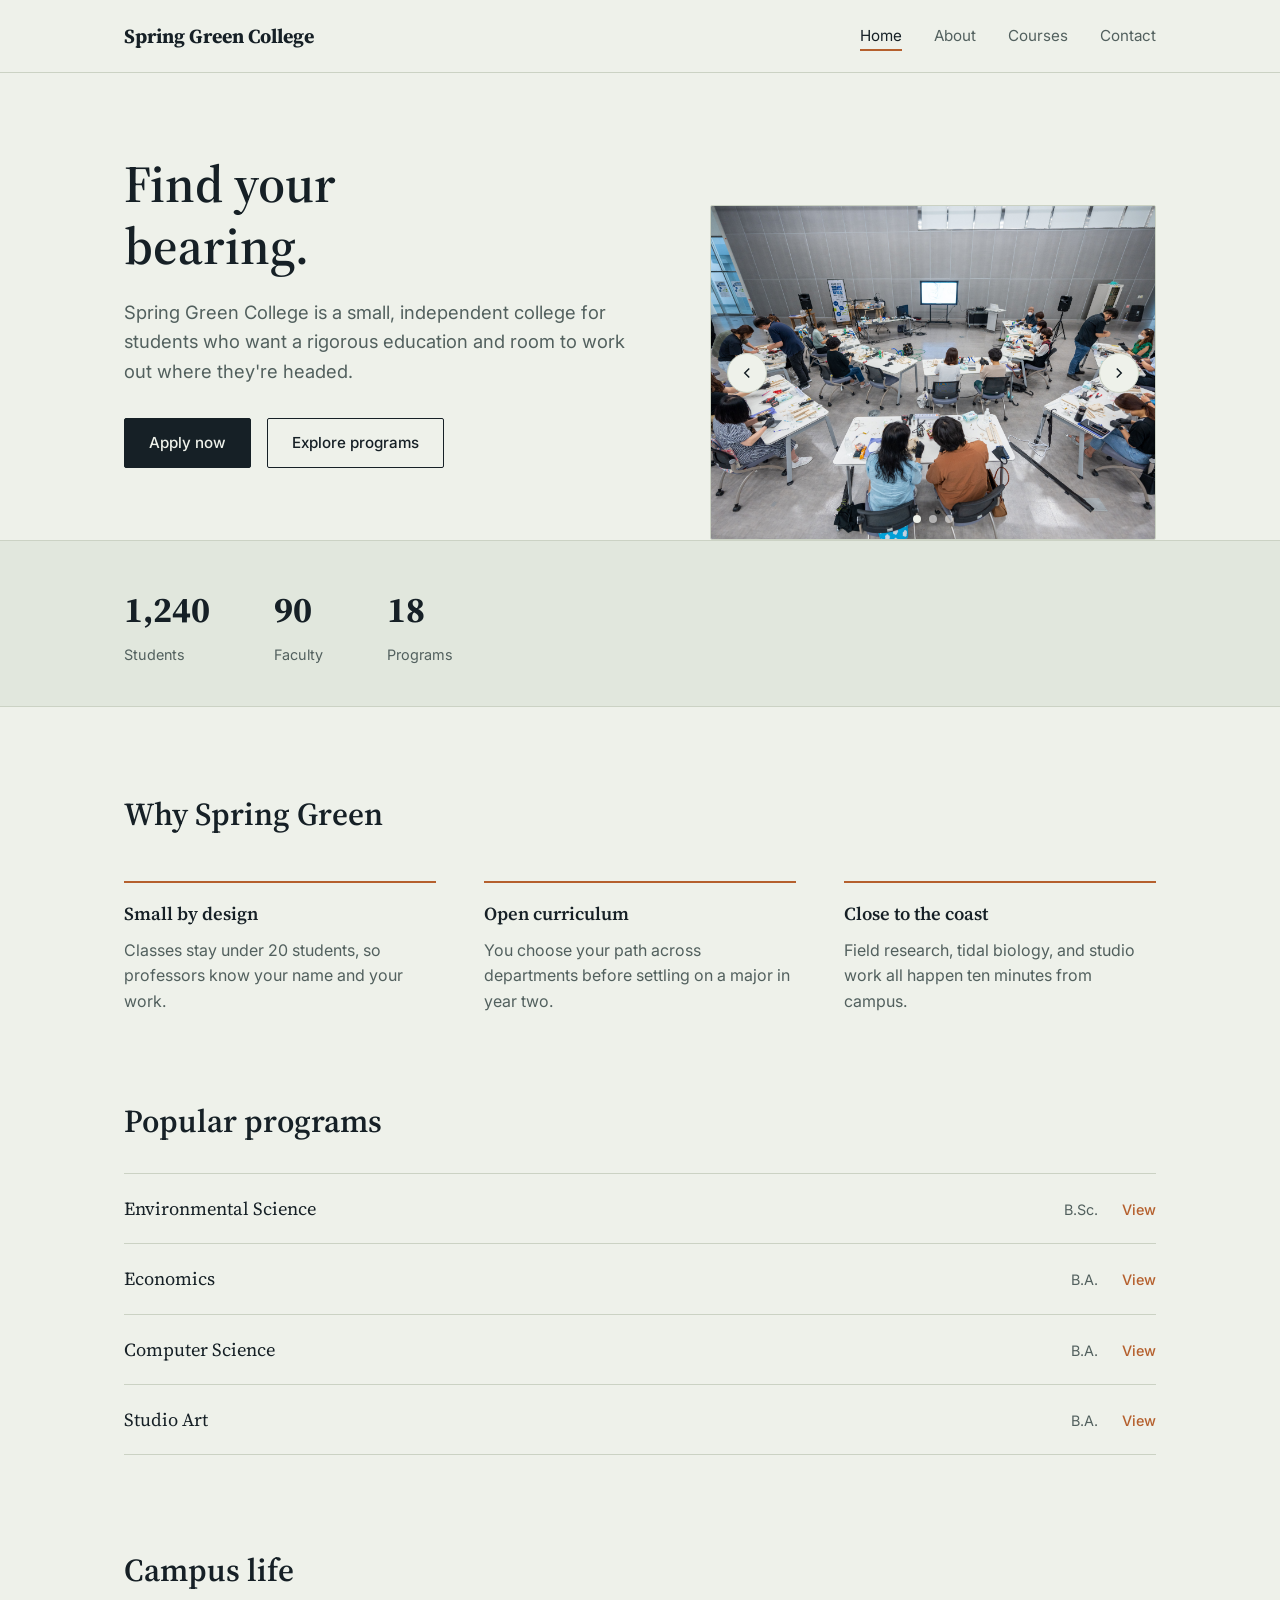
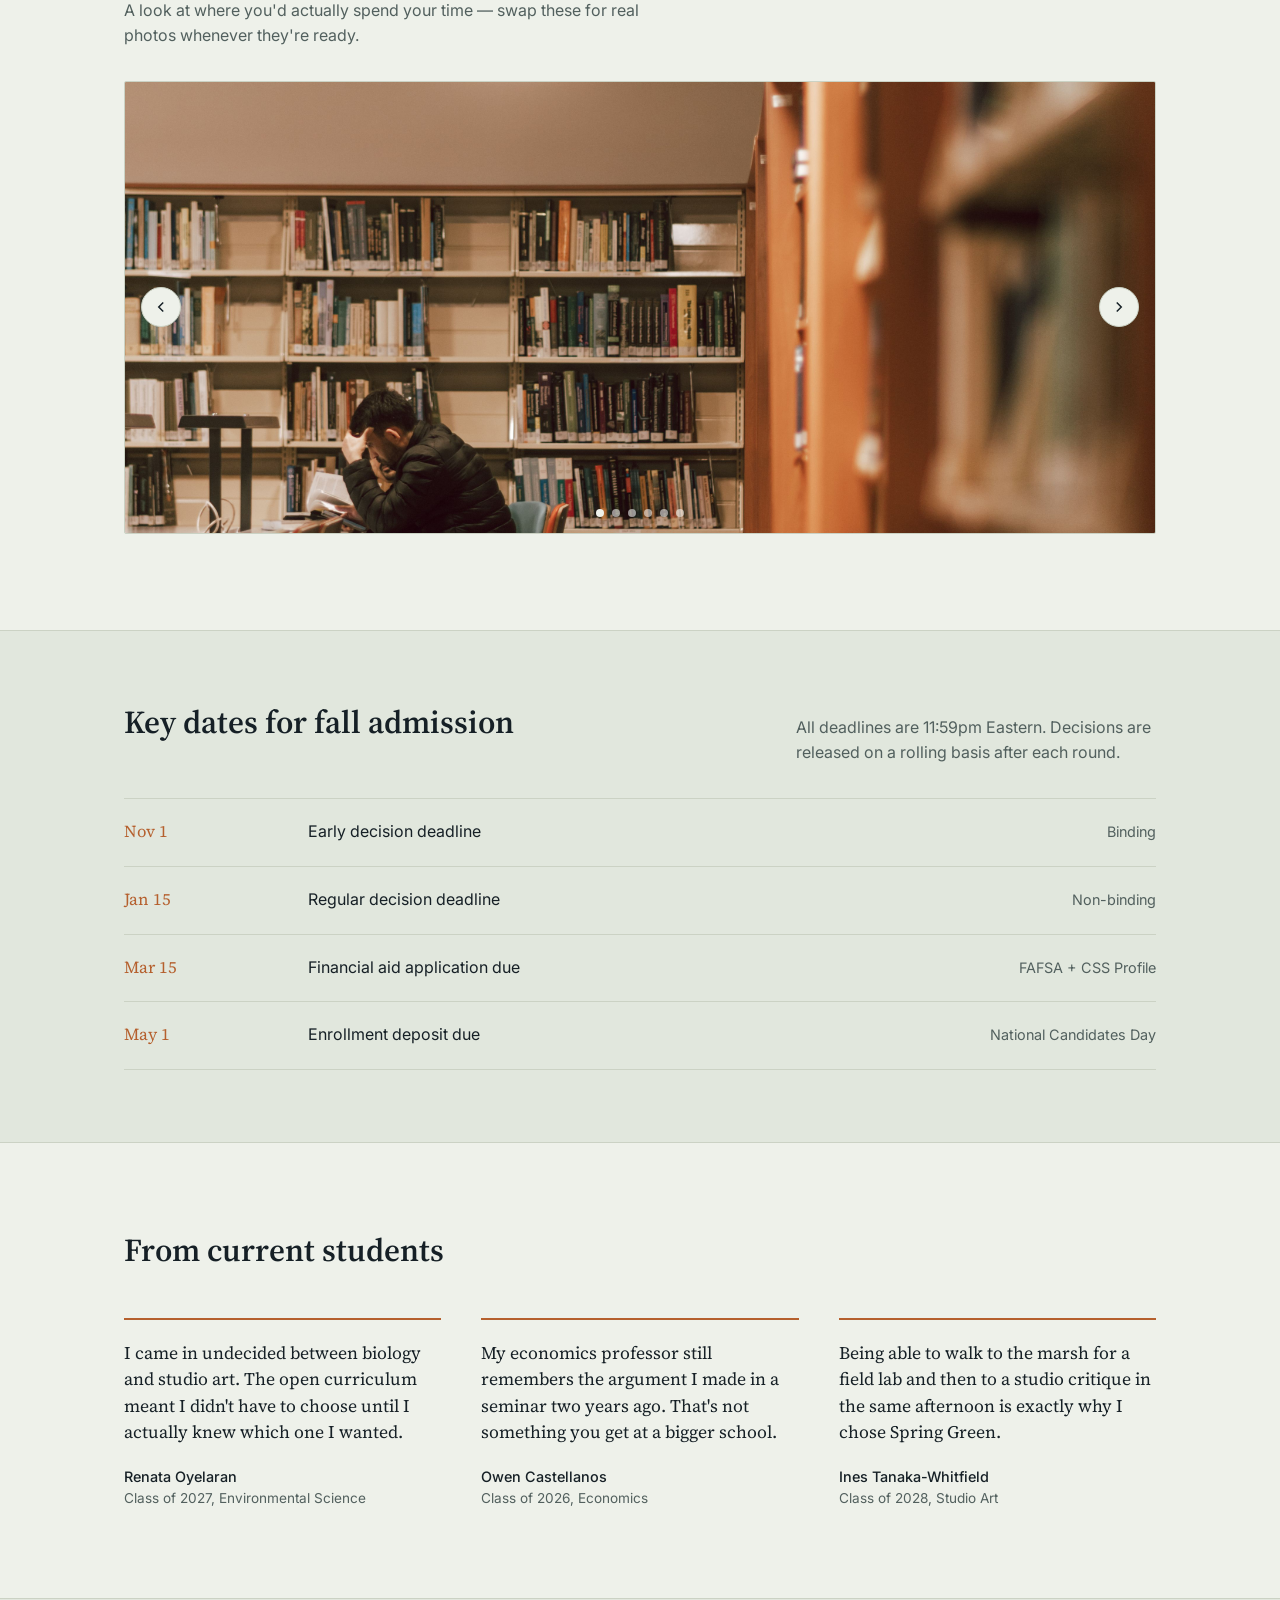
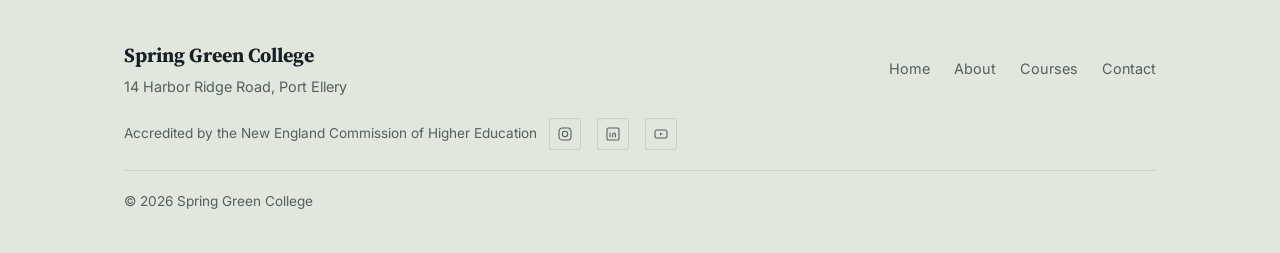
<file: College Website/index.html>
<!DOCTYPE html>
<html lang="en">
<head>
  <meta charset="UTF-8">
  <meta name="viewport" content="width=device-width, initial-scale=1.0">
  <title>Spring Green College</title>
  <meta name="description" content="Spring Green College is a small, independent college in Port Ellery offering 18 undergraduate programs across the sciences, humanities, and arts.">

  <meta property="og:title" content="Spring Green College">
  <meta property="og:description" content="A small, independent college in Port Ellery offering 18 undergraduate programs across the sciences, humanities, and arts.">
  <meta property="og:type" content="website">

  <link rel="icon" href="data:image/svg+xml,%3Csvg xmlns='http://www.w3.org/2000/svg' viewBox='0 0 100 100'%3E%3Ctext y='.9em' font-size='90'%3E%F0%9F%8E%93%3C/text%3E%3C/svg%3E">

  <link rel="preconnect" href="https://fonts.googleapis.com">
  <link href="https://fonts.googleapis.com/css2?family=Source+Serif+4:wght@400;600;700&family=Inter:wght@400;500;600&display=swap" rel="stylesheet">

  <link rel="stylesheet" href="stylesheet.css">

  <script type="application/ld+json">
  {
    "@context": "https://schema.org",
    "@type": "CollegeOrUniversity",
    "name": "Spring Green College",
    "foundingDate": "1961",
    "address": {
      "@type": "PostalAddress",
      "streetAddress": "14 Harbor Ridge Road",
      "addressLocality": "Port Ellery"
    },
    "email": "admissions@springgreen.edu",
    "telephone": "+15551234567"
  }
  </script>
</head>
<body>

  <a class="skip-link" href="#main-content">Skip to main content</a>

  <header class="site-header">
    <div class="container header-inner">
      <a href="index.html" class="logo">Spring Green College</a>

      <nav class="main-nav" id="main-nav" aria-label="Primary">
        <ul>
          <li><a href="index.html" class="active">Home</a></li>
          <li><a href="about.html">About</a></li>
          <li><a href="courses.html">Courses</a></li>
          <li><a href="contact.html">Contact</a></li>
        </ul>
      </nav>

      <button class="nav-toggle" id="nav-toggle" aria-label="Open menu" aria-expanded="false" aria-controls="main-nav">
        <span></span><span></span><span></span>
      </button>
    </div>
  </header>

  <main id="main-content">

    <section class="intro">
      <div class="container intro-grid">
        <div class="intro-text">
          <h1>Find your bearing.</h1>
          <p class="intro-sub">
            Spring Green College is a small, independent college for students who want
            a rigorous education and room to work out where they're headed.
          </p>
          <div class="intro-actions">
            <a href="contact.html" class="btn btn-primary">Apply now</a>
            <a href="courses.html" class="btn btn-secondary">Explore programs</a>
          </div>
        </div>
        <div class="intro-visual">
          <div class="carousel carousel--compact" data-autoplay="5000" role="region" aria-roledescription="carousel" aria-label="Campus photos">
            <div class="carousel-track">
              <div class="carousel-slide">
                <img src="Culture centre.jpg" alt="Students walking into the college's culture center" class="carousel-img" loading="lazy">
              </div>
              <div class="carousel-slide">
                <img src="Campus green grounds.jpg" alt="Students walking across the green grounds of Spring Green College" class="carousel-img" loading="lazy">
              </div>
              <div class="carousel-slide">
                <img src="Auditorium.jpg" alt="Students attending a lecture in the college auditorium" class="carousel-img" loading="lazy">
              </div>
            </div>
            <button type="button" class="carousel-prev" aria-label="Previous slide">
              <svg viewBox="0 0 24 24" fill="none" stroke="currentColor" stroke-width="2"><path d="M15 18l-6-6 6-6"/></svg>
            </button>
            <button type="button" class="carousel-next" aria-label="Next slide">
              <svg viewBox="0 0 24 24" fill="none" stroke="currentColor" stroke-width="2"><path d="M9 18l6-6-6-6"/></svg>
            </button>
            <div class="carousel-dots"></div>
          </div>
        </div>
      </div>
    </section>


    <section class="stats">
      <div class="container stats-row">
        <div class="stat">
          <span class="stat-number">1,240</span>
          <span class="stat-label">Students</span>
        </div>
        <div class="stat">
          <span class="stat-number">90</span>
          <span class="stat-label">Faculty</span>
        </div>
        <div class="stat">
          <span class="stat-number">18</span>
          <span class="stat-label">Programs</span>
        </div>
      </div>
    </section>

    <section class="highlights">
      <div class="container">
        <h2>Why Spring Green</h2>
        <div class="highlights-columns">
          <div class="highlights-item">
            <h3>Small by design</h3>
            <p>Classes stay under 20 students, so professors know your name and your work.</p>
          </div>
          <div class="highlights-item">
            <h3>Open curriculum</h3>
            <p>You choose your path across departments before settling on a major in year two.</p>
          </div>
          <div class="highlights-item">
            <h3>Close to the coast</h3>
            <p>Field research, tidal biology, and studio work all happen ten minutes from campus.</p>
          </div>
        </div>
      </div>
    </section>

    <section class="programs-preview">
      <div class="container">
        <h2>Popular programs</h2>
        <ul class="program-list">
          <li class="program-row">
            <span class="program-name">Environmental Science</span>
            <span class="program-degree">B.Sc.</span>
            <a href="courses.html" class="program-link">View</a>
          </li>
          <li class="program-row">
            <span class="program-name">Economics</span>
            <span class="program-degree">B.A.</span>
            <a href="courses.html" class="program-link">View</a>
          </li>
          <li class="program-row">
            <span class="program-name">Computer Science</span>
            <span class="program-degree">B.A.</span>
            <a href="courses.html" class="program-link">View</a>
          </li>
          <li class="program-row">
            <span class="program-name">Studio Art</span>
            <span class="program-degree">B.A.</span>
            <a href="courses.html" class="program-link">View</a>
          </li>
        </ul>
      </div>
    </section>

    <section class="campus-life">
      <div class="container">
        <h2>Campus life</h2>
        <p class="campus-life-sub">A look at where you'd actually spend your time — swap these for real photos whenever they're ready.</p>
        <div class="carousel carousel--wide" data-autoplay="4500" role="region" aria-roledescription="carousel" aria-label="Campus life photos">
          <div class="carousel-track">
            <div class="carousel-slide">
              <img src="Students in library.jpg" alt="Students reading in the library's main reading room" class="carousel-img" loading="lazy">
            </div>
            <div class="carousel-slide">
              <img src="Dorm.jpg" alt="Students and families moving into the dorms on move-in day" class="carousel-img" loading="lazy">
            </div>
            <div class="carousel-slide">
              <img src="Campus studio building.jpg" alt="A group critique session in the Ellery Studio Building" class="carousel-img" loading="lazy">
            </div>
            <div class="carousel-slide">
              <img src="Feildwork.jpg" alt="Students doing fieldwork at the Marsh Field Station" class="carousel-img" loading="lazy">
            </div>
            <div class="carousel-slide">
              <img src="Cafeteria.jpg" alt="Students having dinner at the student union" class="carousel-img" loading="lazy">
            </div>
            <div class="carousel-slide">
              <img src="Graduation.jpg" alt="Graduation ceremony on the Harbor Ridge lawn" class="carousel-img" loading="lazy">
            </div>
          </div>
          <button type="button" class="carousel-prev" aria-label="Previous slide">
            <svg viewBox="0 0 24 24" fill="none" stroke="currentColor" stroke-width="2"><path d="M15 18l-6-6 6-6"/></svg>
          </button>
          <button type="button" class="carousel-next" aria-label="Next slide">
            <svg viewBox="0 0 24 24" fill="none" stroke="currentColor" stroke-width="2"><path d="M9 18l6-6-6-6"/></svg>
          </button>
          <div class="carousel-dots"></div>
        </div>
      </div>
    </section>

    <section class="key-dates">
      <div class="container">
        <div class="key-dates-header">
          <h2>Key dates for fall admission</h2>
          <p>All deadlines are 11:59pm Eastern. Decisions are released on a rolling basis after each round.</p>
        </div>
        <div class="date-list">
          <div class="date-row">
            <span class="date-value">Nov 1</span>
            <span class="date-name">Early decision deadline</span>
            <span class="date-note">Binding</span>
          </div>
          <div class="date-row">
            <span class="date-value">Jan 15</span>
            <span class="date-name">Regular decision deadline</span>
            <span class="date-note">Non-binding</span>
          </div>
          <div class="date-row">
            <span class="date-value">Mar 15</span>
            <span class="date-name">Financial aid application due</span>
            <span class="date-note">FAFSA + CSS Profile</span>
          </div>
          <div class="date-row">
            <span class="date-value">May 1</span>
            <span class="date-name">Enrollment deposit due</span>
            <span class="date-note">National Candidates Day</span>
          </div>
        </div>
      </div>
    </section>

    <section class="testimonials">
      <div class="container">
        <h2>From current students</h2>
        <div class="testimonial-grid">
          <div class="testimonial-card">
            <p class="testimonial-quote">I came in undecided between biology and studio art. The open curriculum meant I didn't have to choose until I actually knew which one I wanted.</p>
            <p class="testimonial-name">Renata Oyelaran</p>
            <p class="testimonial-role">Class of 2027, Environmental Science</p>
          </div>
          <div class="testimonial-card">
            <p class="testimonial-quote">My economics professor still remembers the argument I made in a seminar two years ago. That's not something you get at a bigger school.</p>
            <p class="testimonial-name">Owen Castellanos</p>
            <p class="testimonial-role">Class of 2026, Economics</p>
          </div>
          <div class="testimonial-card">
            <p class="testimonial-quote">Being able to walk to the marsh for a field lab and then to a studio critique in the same afternoon is exactly why I chose Spring Green.</p>
            <p class="testimonial-name">Ines Tanaka-Whitfield</p>
            <p class="testimonial-role">Class of 2028, Studio Art</p>
          </div>
        </div>
      </div>
    </section>

  </main>

  <footer class="site-footer">
    <div class="container footer-inner">
      <div>
        <p class="logo">Spring Green College</p>
        <p class="footer-address">14 Harbor Ridge Road, Port Ellery</p>
      </div>
      <nav class="footer-nav" aria-label="Footer">
        <a href="index.html">Home</a>
        <a href="about.html">About</a>
        <a href="courses.html">Courses</a>
        <a href="contact.html">Contact</a>
      </nav>
      <div class="footer-meta">
        <p class="footer-accreditation">Accredited by the New England Commission of Higher Education</p>
        <div class="footer-social">
          <a href="#" aria-label="Spring Green College on Instagram">
            <svg viewBox="0 0 24 24" fill="none" stroke="currentColor" stroke-width="1.6"><rect x="3" y="3" width="18" height="18" rx="5"/><circle cx="12" cy="12" r="4"/><circle cx="17.2" cy="6.8" r="0.6" fill="currentColor" stroke="none"/></svg>
          </a>
          <a href="#" aria-label="Spring Green College on LinkedIn">
            <svg viewBox="0 0 24 24" fill="none" stroke="currentColor" stroke-width="1.6"><rect x="3" y="3" width="18" height="18" rx="2"/><line x1="7.5" y1="10" x2="7.5" y2="17"/><circle cx="7.5" cy="6.8" r="0.6" fill="currentColor" stroke="none"/><path d="M11.5 17v-4.2c0-1.4 1-2.3 2.2-2.3s2 .9 2 2.3V17"/></svg>
          </a>
          <a href="#" aria-label="Spring Green College on YouTube">
            <svg viewBox="0 0 24 24" fill="none" stroke="currentColor" stroke-width="1.6"><rect x="3" y="6" width="18" height="12" rx="3"/><path d="M10.5 9.7v4.6l4-2.3z" fill="currentColor" stroke="none"/></svg>
          </a>
        </div>
      </div>
      <p class="footer-copy">&copy; 2026 Spring Green College</p>
    </div>
  </footer>

  <script>
    const navToggle = document.getElementById('nav-toggle');
    const mainNav = document.getElementById('main-nav');
    navToggle.addEventListener('click', () => {
      const isOpen = mainNav.classList.toggle('open');
      navToggle.setAttribute('aria-expanded', isOpen);
    });
  </script>

  <script>
    (function () {
      const prefersReducedMotion = window.matchMedia('(prefers-reduced-motion: reduce)').matches;

      function initCarousel(root) {
        const track = root.querySelector('.carousel-track');
        const slides = Array.from(track.children);
        const prevBtn = root.querySelector('.carousel-prev');
        const nextBtn = root.querySelector('.carousel-next');
        const dotsWrap = root.querySelector('.carousel-dots');
        const autoplayDelay = Number(root.dataset.autoplay) || 0;
        let index = 0;
        let timer = null;

        // Build one dot button per slide.
        const dots = slides.map((_, i) => {
          const dot = document.createElement('button');
          dot.type = 'button';
          dot.className = 'carousel-dot';
          dot.setAttribute('aria-label', 'Go to slide ' + (i + 1) + ' of ' + slides.length);
          dot.addEventListener('click', () => goTo(i));
          dotsWrap.appendChild(dot);
          return dot;
        });

        function render() {
          track.style.transform = 'translateX(-' + (index * 100) + '%)';
          dots.forEach((dot, i) => {
            const isCurrent = i === index;
            dot.setAttribute('aria-current', isCurrent ? 'true' : 'false');
          });
          slides.forEach((slide, i) => {
            slide.setAttribute('aria-hidden', i === index ? 'false' : 'true');
          });
        }

        function goTo(newIndex) {
          index = (newIndex + slides.length) % slides.length;
          render();
        }

        function next() { goTo(index + 1); }
        function prev() { goTo(index - 1); }

        function startAutoplay() {
          if (!autoplayDelay || prefersReducedMotion) return;
          stopAutoplay();
          timer = setInterval(next, autoplayDelay);
        }

        function stopAutoplay() {
          if (timer) clearInterval(timer);
          timer = null;
        }

        nextBtn.addEventListener('click', () => { next(); startAutoplay(); });
        prevBtn.addEventListener('click', () => { prev(); startAutoplay(); });

        // Pause on hover and on keyboard focus so it doesn't move while
        // someone's reading a slide or tabbing through the controls.
        root.addEventListener('mouseenter', stopAutoplay);
        root.addEventListener('mouseleave', startAutoplay);
        root.addEventListener('focusin', stopAutoplay);
        root.addEventListener('focusout', startAutoplay);

        root.addEventListener('keydown', (e) => {
          if (e.key === 'ArrowRight') { next(); startAutoplay(); }
          if (e.key === 'ArrowLeft') { prev(); startAutoplay(); }
        });

        // Basic touch swipe support.
        let touchStartX = null;
        track.addEventListener('touchstart', (e) => {
          touchStartX = e.touches[0].clientX;
          stopAutoplay();
        }, { passive: true });
        track.addEventListener('touchend', (e) => {
          if (touchStartX === null) return;
          const deltaX = e.changedTouches[0].clientX - touchStartX;
          if (deltaX > 40) prev();
          else if (deltaX < -40) next();
          touchStartX = null;
          startAutoplay();
        });

        render();
        startAutoplay();
      }

      document.querySelectorAll('.carousel').forEach(initCarousel);
    })();
  </script>

</body>
</html>
</file>
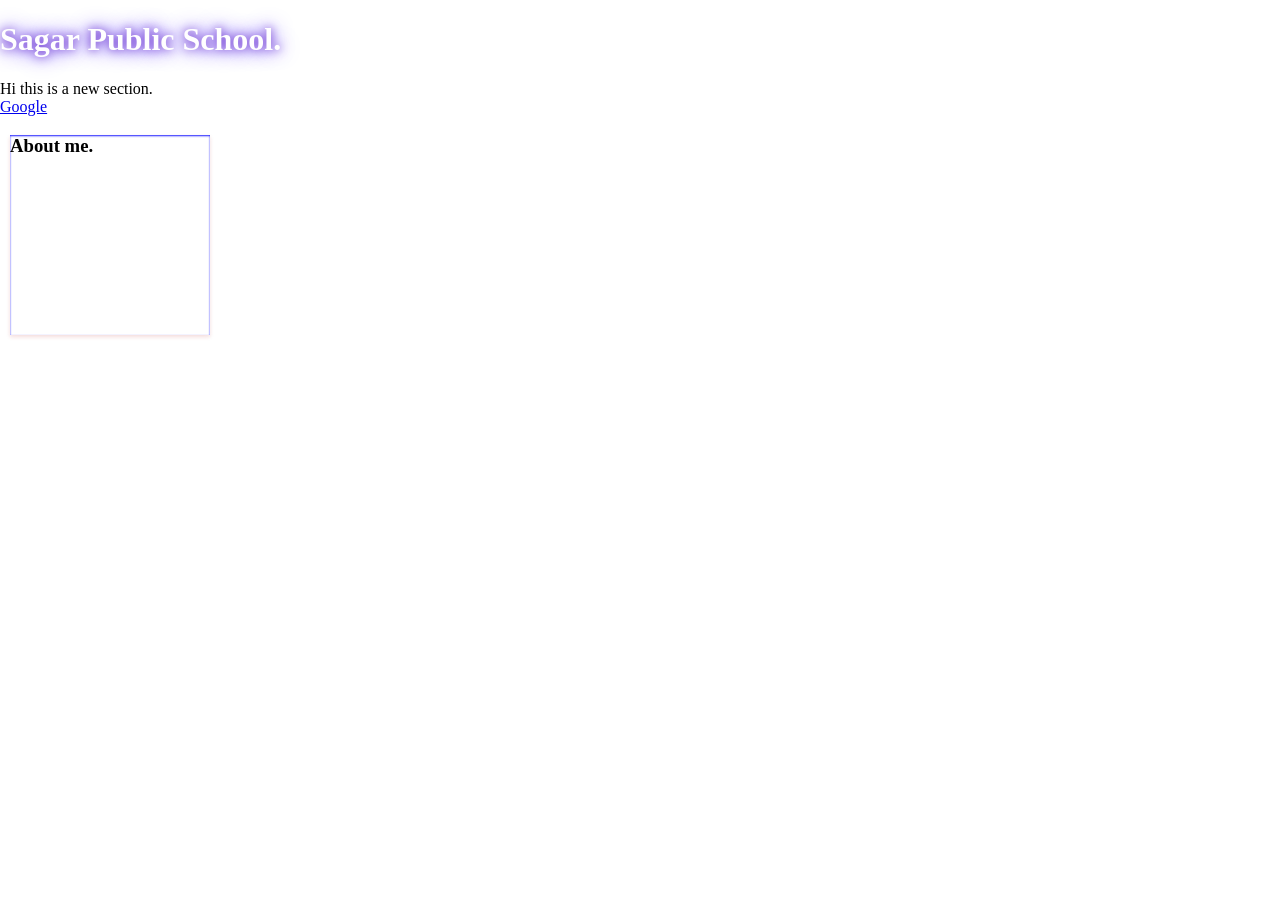
<file: HTML/index.html>
<!DOCTYPE html>
<html lang="en">
<head>
    <meta charset="UTF-8">
    <meta name="viewport" content="width=device-width, initial-scale=1.0">
    <title>Document</title>
    <link rel="stylesheet" href="../CSS/style.css">
</head>
<body>
    <h1>Sagar Public School.</h1>
    <section id="products"> 
        <article class="product">Hi this is a new section.</article>
        <article class="product"></article>
        <article class="product"></article>
    </section>
    <a href="https//google.com">Google</a>
    <div class="card">
        <h3>About me.</h3>
    </div>
</body>

</html>
</file>
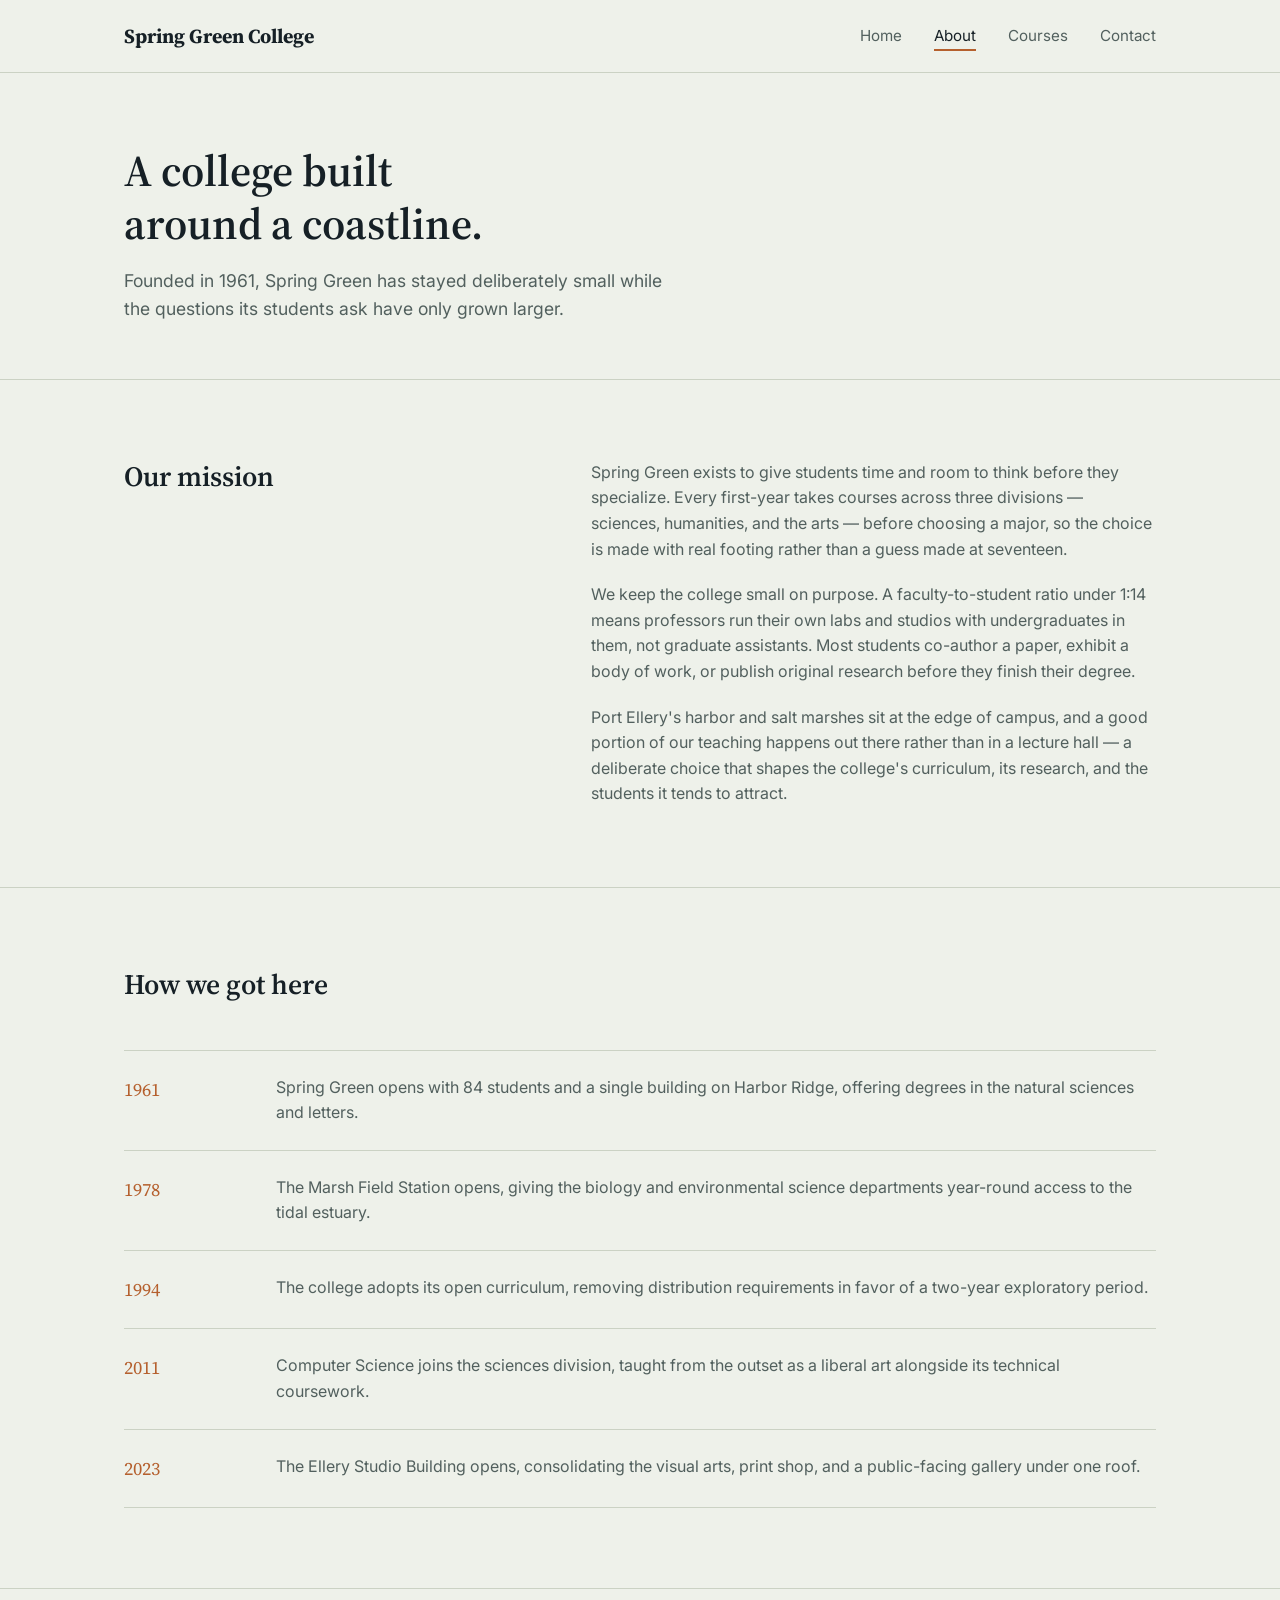
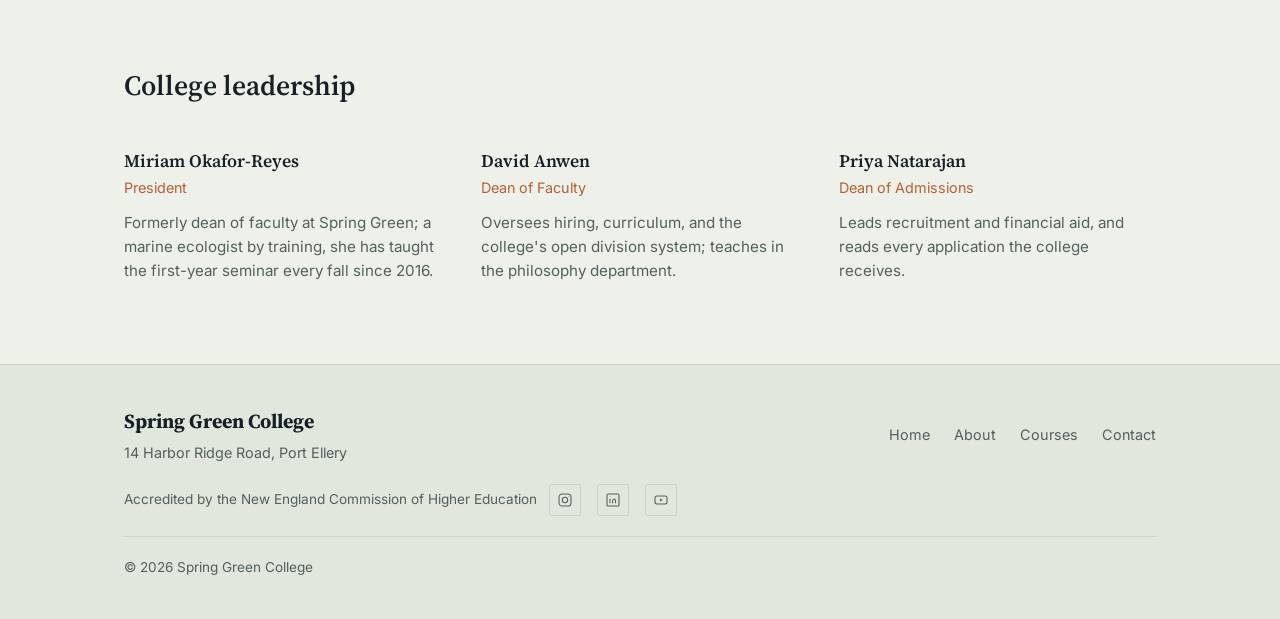
<file: College Website/about.html>
<!DOCTYPE html>
<html lang="en">
<head>
  <meta charset="UTF-8">
  <meta name="viewport" content="width=device-width, initial-scale=1.0">
  <title>About — Spring Green College</title>
  <meta name="description" content="Spring Green College's mission, history, and leadership — a small, independent college in Port Ellery founded in 1961.">

  <meta property="og:title" content="About — Spring Green College">
  <meta property="og:description" content="Our mission, history, and leadership.">
  <meta property="og:type" content="website">

  <link rel="icon" href="data:image/svg+xml,%3Csvg xmlns='http://www.w3.org/2000/svg' viewBox='0 0 100 100'%3E%3Ctext y='.9em' font-size='90'%3E%F0%9F%8E%93%3C/text%3E%3C/svg%3E">

  <link rel="preconnect" href="https://fonts.googleapis.com">
  <link href="https://fonts.googleapis.com/css2?family=Source+Serif+4:wght@400;600;700&family=Inter:wght@400;500;600&display=swap" rel="stylesheet">

  <link rel="stylesheet" href="stylesheet.css">
</head>
<body>

  <a class="skip-link" href="#main-content">Skip to main content</a>

  <header class="site-header">
    <div class="container header-inner">
      <a href="index.html" class="logo">Spring Green College</a>

      <nav class="main-nav" id="main-nav" aria-label="Primary">
        <ul>
          <li><a href="index.html">Home</a></li>
          <li><a href="about.html" class="active">About</a></li>
          <li><a href="courses.html">Courses</a></li>
          <li><a href="contact.html">Contact</a></li>
        </ul>
      </nav>

      <button class="nav-toggle" id="nav-toggle" aria-label="Open menu" aria-expanded="false" aria-controls="main-nav">
        <span></span><span></span><span></span>
      </button>
    </div>
  </header>

  <main id="main-content">

    <section class="page-header">
      <div class="container">
        <h1>A college built around a coastline.</h1>
        <p>Founded in 1961, Spring Green has stayed deliberately small while the questions its students ask have only grown larger.</p>
      </div>
    </section>

    <section class="mission">
      <div class="container mission-grid">
        <h2>Our mission</h2>
        <div class="mission-copy">
          <p>Spring Green exists to give students time and room to think before they specialize. Every first-year takes courses across three divisions — sciences, humanities, and the arts — before choosing a major, so the choice is made with real footing rather than a guess made at seventeen.</p>
          <p>We keep the college small on purpose. A faculty-to-student ratio under 1:14 means professors run their own labs and studios with undergraduates in them, not graduate assistants. Most students co-author a paper, exhibit a body of work, or publish original research before they finish their degree.</p>
          <p>Port Ellery's harbor and salt marshes sit at the edge of campus, and a good portion of our teaching happens out there rather than in a lecture hall — a deliberate choice that shapes the college's curriculum, its research, and the students it tends to attract.</p>
        </div>
      </div>
    </section>

    <section class="timeline">
      <div class="container">
        <h2>How we got here</h2>
        <div class="timeline-list">
          <div class="timeline-row">
            <span class="timeline-year">1961</span>
            <p>Spring Green opens with 84 students and a single building on Harbor Ridge, offering degrees in the natural sciences and letters.</p>
          </div>
          <div class="timeline-row">
            <span class="timeline-year">1978</span>
            <p>The Marsh Field Station opens, giving the biology and environmental science departments year-round access to the tidal estuary.</p>
          </div>
          <div class="timeline-row">
            <span class="timeline-year">1994</span>
            <p>The college adopts its open curriculum, removing distribution requirements in favor of a two-year exploratory period.</p>
          </div>
          <div class="timeline-row">
            <span class="timeline-year">2011</span>
            <p>Computer Science joins the sciences division, taught from the outset as a liberal art alongside its technical coursework.</p>
          </div>
          <div class="timeline-row">
            <span class="timeline-year">2023</span>
            <p>The Ellery Studio Building opens, consolidating the visual arts, print shop, and a public-facing gallery under one roof.</p>
          </div>
        </div>
      </div>
    </section>

    <section class="leadership">
      <div class="container">
        <h2>College leadership</h2>
        <div class="leader-grid">
          <div class="leader-card">
            <h3>Miriam Okafor-Reyes</h3>
            <p class="leader-title">President</p>
            <p>Formerly dean of faculty at Spring Green; a marine ecologist by training, she has taught the first-year seminar every fall since 2016.</p>
          </div>
          <div class="leader-card">
            <h3>David Anwen</h3>
            <p class="leader-title">Dean of Faculty</p>
            <p>Oversees hiring, curriculum, and the college's open division system; teaches in the philosophy department.</p>
          </div>
          <div class="leader-card">
            <h3>Priya Natarajan</h3>
            <p class="leader-title">Dean of Admissions</p>
            <p>Leads recruitment and financial aid, and reads every application the college receives.</p>
          </div>
        </div>
      </div>
    </section>

  </main>

  <footer class="site-footer">
    <div class="container footer-inner">
      <div>
        <p class="logo">Spring Green College</p>
        <p class="footer-address">14 Harbor Ridge Road, Port Ellery</p>
      </div>
      <nav class="footer-nav" aria-label="Footer">
        <a href="index.html">Home</a>
        <a href="about.html">About</a>
        <a href="courses.html">Courses</a>
        <a href="contact.html">Contact</a>
      </nav>
      <div class="footer-meta">
        <p class="footer-accreditation">Accredited by the New England Commission of Higher Education</p>
        <div class="footer-social">
          <a href="#" aria-label="Spring Green College on Instagram">
            <svg viewBox="0 0 24 24" fill="none" stroke="currentColor" stroke-width="1.6"><rect x="3" y="3" width="18" height="18" rx="5"/><circle cx="12" cy="12" r="4"/><circle cx="17.2" cy="6.8" r="0.6" fill="currentColor" stroke="none"/></svg>
          </a>
          <a href="#" aria-label="Spring Green College on LinkedIn">
            <svg viewBox="0 0 24 24" fill="none" stroke="currentColor" stroke-width="1.6"><rect x="3" y="3" width="18" height="18" rx="2"/><line x1="7.5" y1="10" x2="7.5" y2="17"/><circle cx="7.5" cy="6.8" r="0.6" fill="currentColor" stroke="none"/><path d="M11.5 17v-4.2c0-1.4 1-2.3 2.2-2.3s2 .9 2 2.3V17"/></svg>
          </a>
          <a href="#" aria-label="Spring Green College on YouTube">
            <svg viewBox="0 0 24 24" fill="none" stroke="currentColor" stroke-width="1.6"><rect x="3" y="6" width="18" height="12" rx="3"/><path d="M10.5 9.7v4.6l4-2.3z" fill="currentColor" stroke="none"/></svg>
          </a>
        </div>
      </div>
      <p class="footer-copy">&copy; 2026 Spring Green College</p>
    </div>
  </footer>

  <script>
    const navToggle = document.getElementById('nav-toggle');
    const mainNav = document.getElementById('main-nav');
    navToggle.addEventListener('click', () => {
      const isOpen = mainNav.classList.toggle('open');
      navToggle.setAttribute('aria-expanded', isOpen);
    });
  </script>

</body>
</html>
</file>
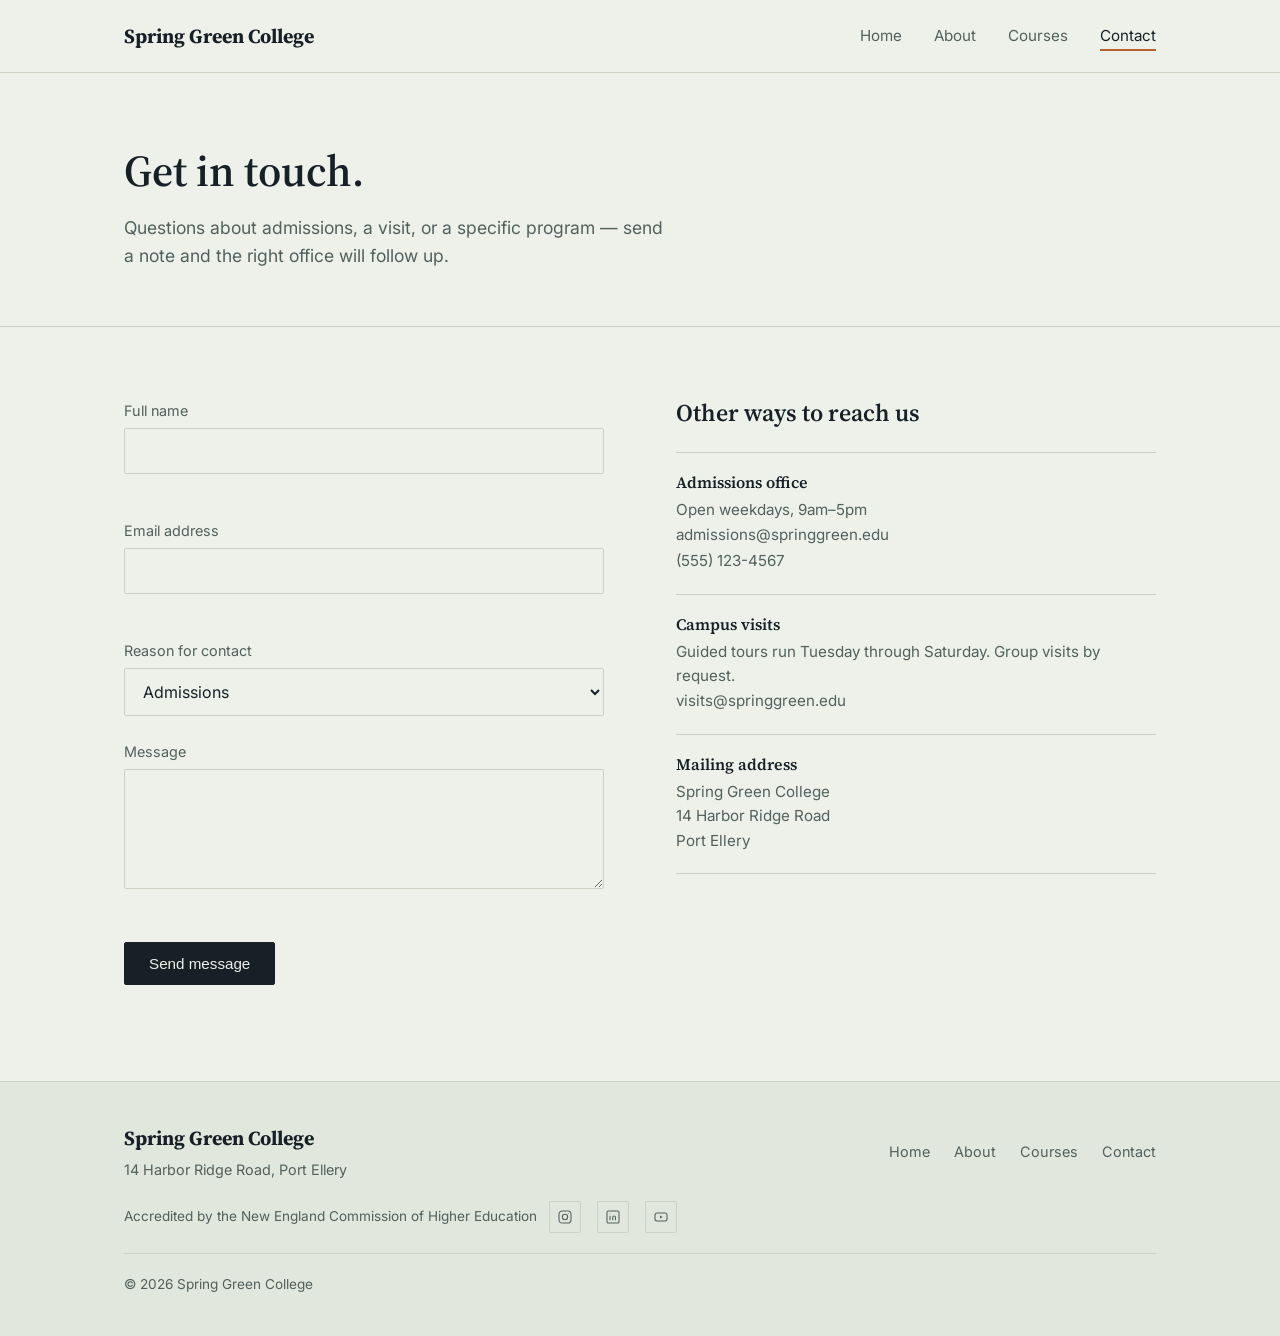
<file: College Website/contact.html>
<!DOCTYPE html>
<html lang="en">
<head>
  <meta charset="UTF-8">
  <meta name="viewport" content="width=device-width, initial-scale=1.0">
  <title>Contact — Spring Green College</title>
  <meta name="description" content="Contact Spring Green College's admissions office, schedule a campus visit, or send a question.">

  <meta property="og:title" content="Contact — Spring Green College">
  <meta property="og:description" content="Reach admissions, schedule a visit, or send a question.">
  <meta property="og:type" content="website">

  <link rel="icon" href="data:image/svg+xml,%3Csvg xmlns='http://www.w3.org/2000/svg' viewBox='0 0 100 100'%3E%3Ctext y='.9em' font-size='90'%3E%F0%9F%8E%93%3C/text%3E%3C/svg%3E">

  <link rel="preconnect" href="https://fonts.googleapis.com">
  <link href="https://fonts.googleapis.com/css2?family=Source+Serif+4:wght@400;600;700&family=Inter:wght@400;500;600&display=swap" rel="stylesheet">

  <link rel="stylesheet" href="stylesheet.css">
</head>
<body>

  <div class="toast" id="toast" role="alert" aria-live="assertive">
    <p class="toast-message" id="toast-message"></p>
    <button type="button" class="toast-close" id="toast-close" aria-label="Dismiss notification">&times;</button>
  </div>

  <a class="skip-link" href="#main-content">Skip to main content</a>

  <header class="site-header">
    <div class="container header-inner">
      <a href="index.html" class="logo">Spring Green College</a>

      <nav class="main-nav" id="main-nav" aria-label="Primary">
        <ul>
          <li><a href="index.html">Home</a></li>
          <li><a href="about.html">About</a></li>
          <li><a href="courses.html">Courses</a></li>
          <li><a href="contact.html" class="active">Contact</a></li>
        </ul>
      </nav>

      <button class="nav-toggle" id="nav-toggle" aria-label="Open menu" aria-expanded="false" aria-controls="main-nav">
        <span></span><span></span><span></span>
      </button>
    </div>
  </header>

  <main id="main-content">

    <section class="page-header">
      <div class="container">
        <h1>Get in touch.</h1>
        <p>Questions about admissions, a visit, or a specific program — send a note and the right office will follow up.</p>
      </div>
    </section>

    <section class="contact-section">
      <div class="container contact-grid">

        <form class="contact-form" id="contact-form" novalidate>
          <div class="form-field">
            <label for="name">Full name</label>
            <input type="text" id="name" name="name" autocomplete="name" aria-describedby="name-error">
            <span class="field-error" id="name-error"></span>
          </div>
          <div class="form-field">
            <label for="email">Email address</label>
            <input type="email" id="email" name="email" autocomplete="email" aria-describedby="email-error">
            <span class="field-error" id="email-error"></span>
          </div>
          <div class="form-field">
            <label for="reason">Reason for contact</label>
            <select id="reason" name="reason">
              <option>Admissions</option>
              <option>Financial aid</option>
              <option>Campus visit</option>
              <option>A specific program</option>
              <option>Something else</option>
            </select>
          </div>
          <div class="form-field">
            <label for="message">Message</label>
            <textarea id="message" name="message" aria-describedby="message-error"></textarea>
            <span class="field-error" id="message-error"></span>
          </div>
          <button type="submit" class="btn btn-primary">Send message</button>
        </form>

        <div class="contact-info">
          <h2>Other ways to reach us</h2>

          <div class="info-block">
            <h3>Admissions office</h3>
            <p>Open weekdays, 9am–5pm</p>
            <a href="mailto:admissions@springgreen.edu">admissions@springgreen.edu</a><br>
            <a href="tel:+15551234567">(555) 123-4567</a>
          </div>

          <div class="info-block">
            <h3>Campus visits</h3>
            <p>Guided tours run Tuesday through Saturday. Group visits by request.</p>
            <a href="mailto:visits@springgreen.edu">visits@springgreen.edu</a>
          </div>

          <div class="info-block">
            <h3>Mailing address</h3>
            <p>Spring Green College<br>14 Harbor Ridge Road<br>Port Ellery</p>
          </div>
        </div>

      </div>
    </section>

  </main>

  <footer class="site-footer">
    <div class="container footer-inner">
      <div>
        <p class="logo">Spring Green College</p>
        <p class="footer-address">14 Harbor Ridge Road, Port Ellery</p>
      </div>
      <nav class="footer-nav" aria-label="Footer">
        <a href="index.html">Home</a>
        <a href="about.html">About</a>
        <a href="courses.html">Courses</a>
        <a href="contact.html">Contact</a>
      </nav>
      <div class="footer-meta">
        <p class="footer-accreditation">Accredited by the New England Commission of Higher Education</p>
        <div class="footer-social">
          <a href="#" aria-label="Spring Green College on Instagram">
            <svg viewBox="0 0 24 24" fill="none" stroke="currentColor" stroke-width="1.6"><rect x="3" y="3" width="18" height="18" rx="5"/><circle cx="12" cy="12" r="4"/><circle cx="17.2" cy="6.8" r="0.6" fill="currentColor" stroke="none"/></svg>
          </a>
          <a href="#" aria-label="Spring Green College on LinkedIn">
            <svg viewBox="0 0 24 24" fill="none" stroke="currentColor" stroke-width="1.6"><rect x="3" y="3" width="18" height="18" rx="2"/><line x1="7.5" y1="10" x2="7.5" y2="17"/><circle cx="7.5" cy="6.8" r="0.6" fill="currentColor" stroke="none"/><path d="M11.5 17v-4.2c0-1.4 1-2.3 2.2-2.3s2 .9 2 2.3V17"/></svg>
          </a>
          <a href="#" aria-label="Spring Green College on YouTube">
            <svg viewBox="0 0 24 24" fill="none" stroke="currentColor" stroke-width="1.6"><rect x="3" y="6" width="18" height="12" rx="3"/><path d="M10.5 9.7v4.6l4-2.3z" fill="currentColor" stroke="none"/></svg>
          </a>
        </div>
      </div>
      <p class="footer-copy">&copy; 2026 Spring Green College</p>
    </div>
  </footer>

  <script>
    const navToggle = document.getElementById('nav-toggle');
    const mainNav = document.getElementById('main-nav');
    navToggle.addEventListener('click', () => {
      const isOpen = mainNav.classList.toggle('open');
      navToggle.setAttribute('aria-expanded', isOpen);
    });
  </script>

  <script>
    (function () {
      const form = document.getElementById('contact-form');
      const toast = document.getElementById('toast');
      const toastMessage = document.getElementById('toast-message');
      const toastClose = document.getElementById('toast-close');
      let toastTimer = null;

      function showToast(message, type) {
        toastMessage.textContent = message;
        toast.className = 'toast show toast-' + type;
        clearTimeout(toastTimer);
        toastTimer = setTimeout(hideToast, 6000);
      }

      function hideToast() {
        toast.classList.remove('show');
        clearTimeout(toastTimer);
      }

      toastClose.addEventListener('click', hideToast);
      // Pause the auto-dismiss timer while someone's reading or has it focused.
      toast.addEventListener('mouseenter', () => clearTimeout(toastTimer));
      toast.addEventListener('mouseleave', () => { toastTimer = setTimeout(hideToast, 3000); });
      toast.addEventListener('focusin', () => clearTimeout(toastTimer));
      toast.addEventListener('focusout', () => { toastTimer = setTimeout(hideToast, 3000); });

      const fields = {
        name: {
          el: document.getElementById('name'),
          validate: (value) => {
            if (value.trim().length === 0) return 'Enter your full name.';
            if (value.trim().length < 2) return 'That name looks too short.';
            return '';
          }
        },
        email: {
          el: document.getElementById('email'),
          validate: (value) => {
            if (value.trim().length === 0) return 'Enter your email address.';
            const pattern = /^[^\s@]+@[^\s@]+\.[^\s@]+$/;
            if (!pattern.test(value.trim())) return 'Enter a valid email address, like name@example.com.';
            return '';
          }
        },
        message: {
          el: document.getElementById('message'),
          validate: (value) => {
            if (value.trim().length === 0) return 'Enter a message.';
            if (value.trim().length < 10) return 'Say a bit more — at least 10 characters.';
            return '';
          }
        }
      };

      function setFieldError(name, message) {
        const { el } = fields[name];
        const errorEl = document.getElementById(name + '-error');
        if (message) {
          errorEl.textContent = message;
          el.classList.add('has-error');
          el.setAttribute('aria-invalid', 'true');
        } else {
          errorEl.textContent = '';
          el.classList.remove('has-error');
          el.removeAttribute('aria-invalid');
        }
      }

      function validateField(name) {
        const { el, validate } = fields[name];
        const message = validate(el.value);
        setFieldError(name, message);
        return message === '';
      }

      Object.keys(fields).forEach((name) => {
        const { el } = fields[name];
        el.addEventListener('blur', () => validateField(name));
        el.addEventListener('input', () => {
          // Once a field has an error showing, re-check on every keystroke
          // so the message clears as soon as the person fixes it.
          if (el.classList.contains('has-error')) validateField(name);
        });
      });

      form.addEventListener('submit', function (event) {
        event.preventDefault();

        const results = Object.keys(fields).map(validateField);
        const isValid = results.every(Boolean);

        if (!isValid) {
          showToast('Please fix the highlighted fields before sending.', 'error');
          const firstInvalidName = Object.keys(fields).find(
            (name) => !fields[name].el.checkValidity || fields[name].el.classList.contains('has-error')
          );
          if (firstInvalidName) fields[firstInvalidName].el.focus();
          return;
        }

        // No backend is wired up on this static page. In production, this is
        // where you'd send the data, e.g.:
        //   fetch('/api/contact', { method: 'POST', body: new FormData(form) })
        //     .then(handle real success/failure here)
        // For now we simulate a successful send so the interaction is complete.
        showToast('Thanks — your message has been sent. Admissions will follow up within two business days.', 'success');
        form.reset();
        Object.keys(fields).forEach((name) => setFieldError(name, ''));
      });
    })();
  </script>

</body>
</html>
</file>
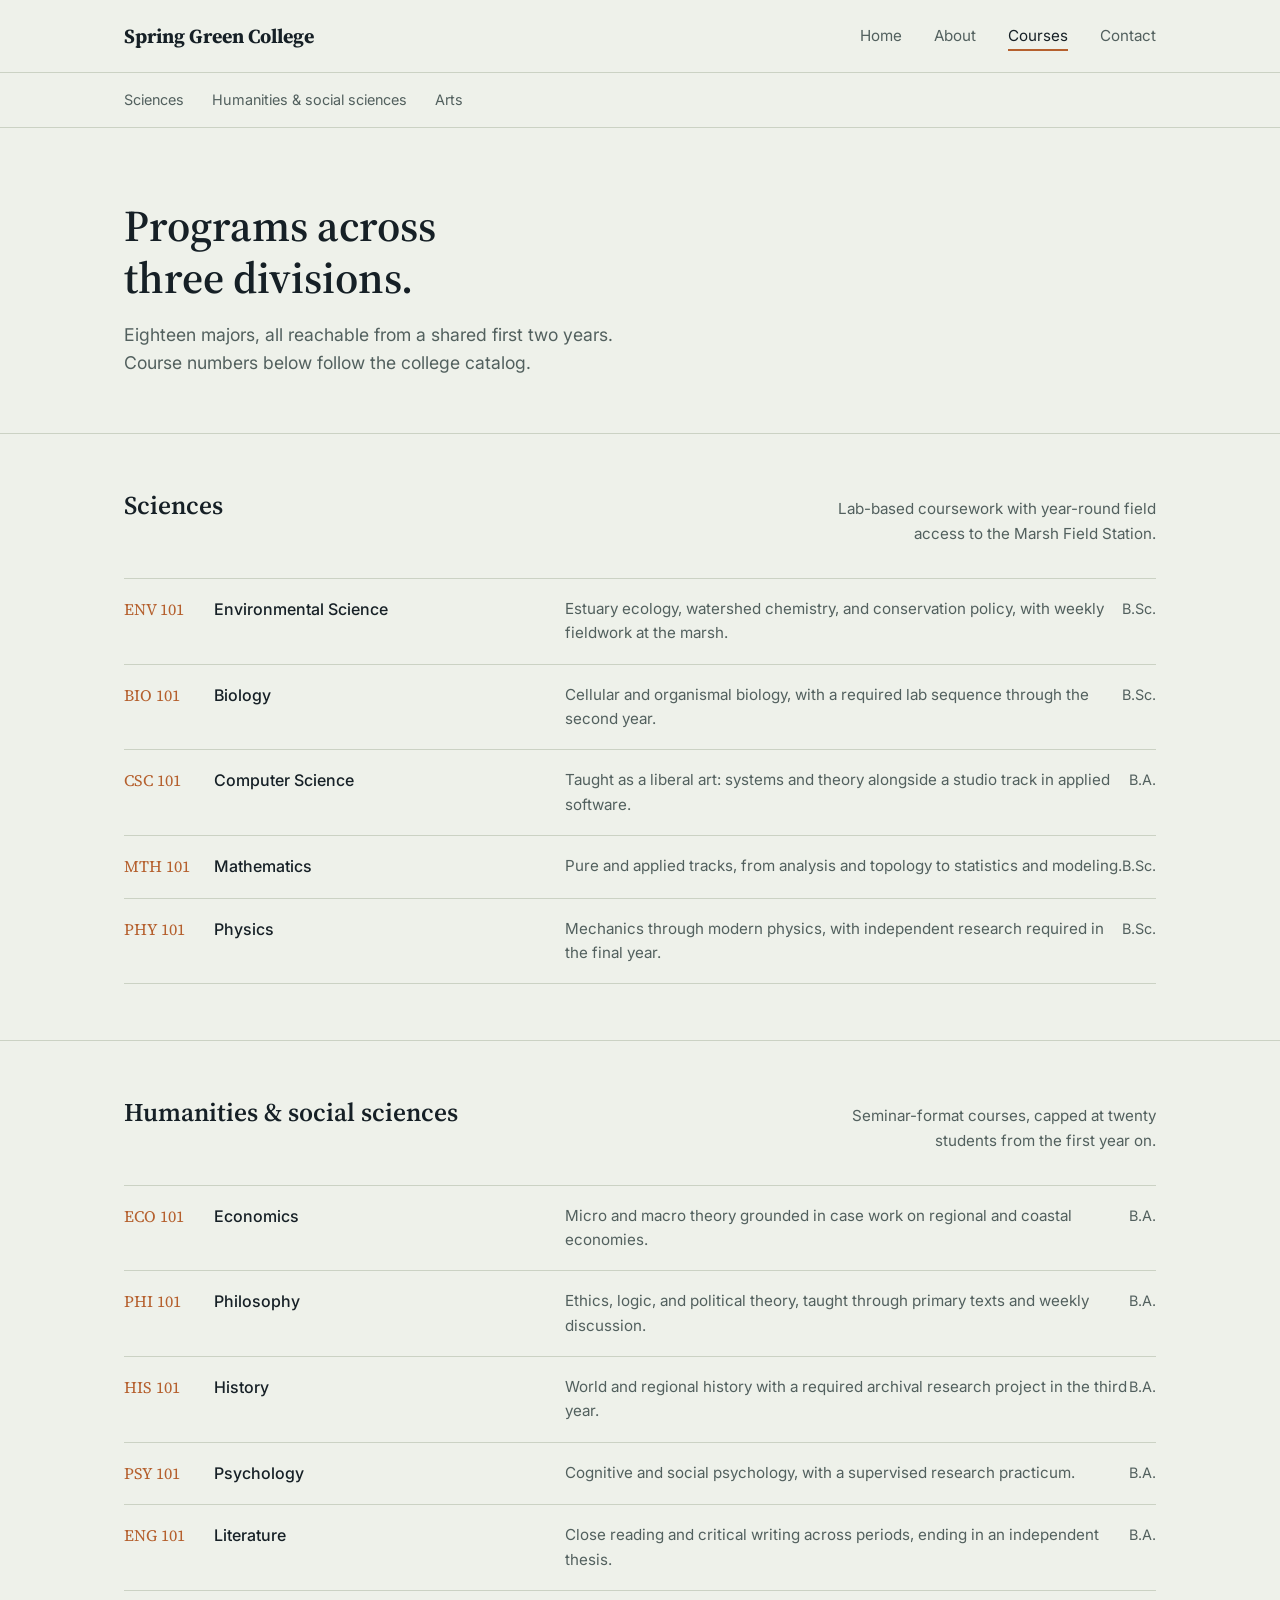
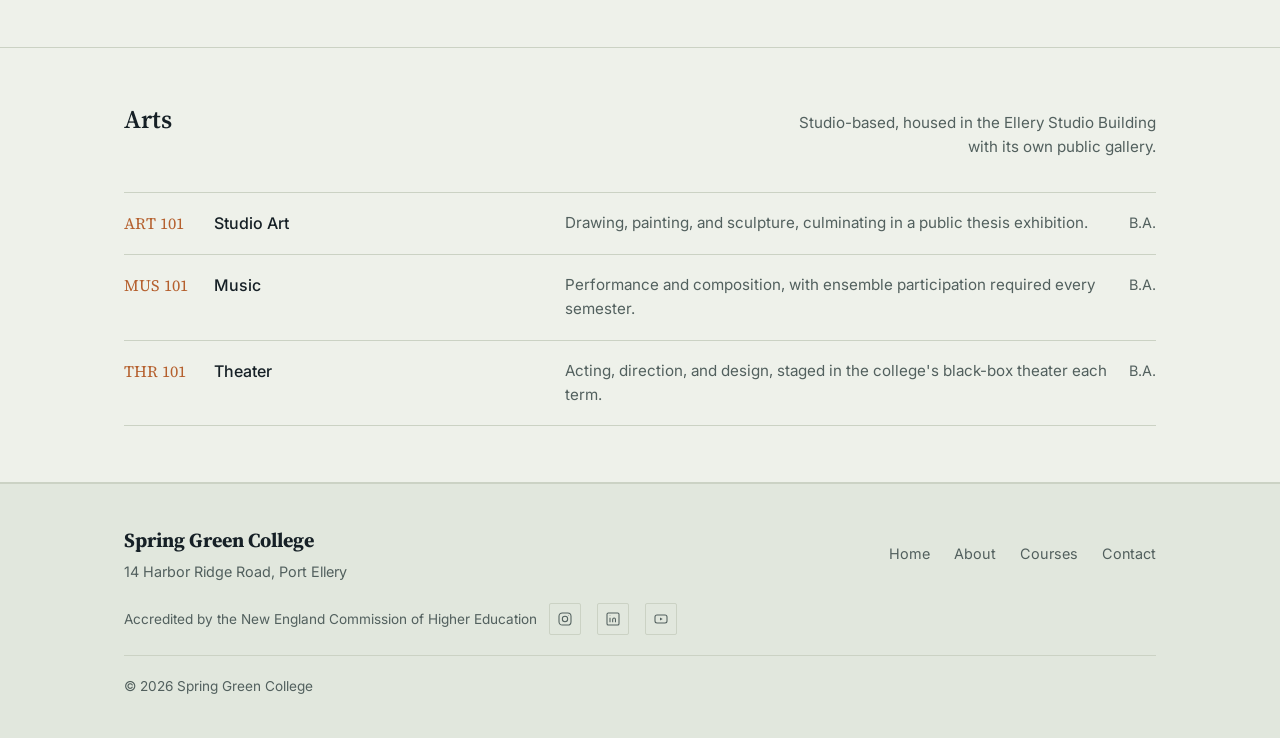
<file: College Website/courses.html>
<!DOCTYPE html>
<html lang="en">
<head>
  <meta charset="UTF-8">
  <meta name="viewport" content="width=device-width, initial-scale=1.0">
  <title>Courses — Spring Green College</title>
  <meta name="description" content="Explore Spring Green College's 18 undergraduate programs across the sciences, humanities and social sciences, and arts.">

  <meta property="og:title" content="Courses — Spring Green College">
  <meta property="og:description" content="18 undergraduate programs across the sciences, humanities, and arts.">
  <meta property="og:type" content="website">

  <link rel="icon" href="data:image/svg+xml,%3Csvg xmlns='http://www.w3.org/2000/svg' viewBox='0 0 100 100'%3E%3Ctext y='.9em' font-size='90'%3E%F0%9F%8E%93%3C/text%3E%3C/svg%3E">

  <link rel="preconnect" href="https://fonts.googleapis.com">
  <link href="https://fonts.googleapis.com/css2?family=Source+Serif+4:wght@400;600;700&family=Inter:wght@400;500;600&display=swap" rel="stylesheet">

  <link rel="stylesheet" href="stylesheet.css">
</head>
<body>

  <a class="skip-link" href="#main-content">Skip to main content</a>

  <header class="site-header">
    <div class="container header-inner">
      <a href="index.html" class="logo">Spring Green College</a>

      <nav class="main-nav" id="main-nav" aria-label="Primary">
        <ul>
          <li><a href="index.html">Home</a></li>
          <li><a href="about.html">About</a></li>
          <li><a href="courses.html" class="active">Courses</a></li>
          <li><a href="contact.html">Contact</a></li>
        </ul>
      </nav>

      <button class="nav-toggle" id="nav-toggle" aria-label="Open menu" aria-expanded="false" aria-controls="main-nav">
        <span></span><span></span><span></span>
      </button>
    </div>
  </header>

  <div class="quick-nav" aria-label="Jump to department">
    <div class="container">
      <ul>
        <li><a href="#sciences">Sciences</a></li>
        <li><a href="#humanities">Humanities &amp; social sciences</a></li>
        <li><a href="#arts">Arts</a></li>
      </ul>
    </div>
  </div>

  <main id="main-content">

    <section class="page-header">
      <div class="container">
        <h1>Programs across three divisions.</h1>
        <p>Eighteen majors, all reachable from a shared first two years. Course numbers below follow the college catalog.</p>
      </div>
    </section>

    <section class="course-department" id="sciences">
      <div class="container">
        <div class="department-heading">
          <h2>Sciences</h2>
          <p>Lab-based coursework with year-round field access to the Marsh Field Station.</p>
        </div>
        <table class="course-table">
          <tbody>
            <tr>
              <td class="course-code">ENV 101</td>
              <td class="course-name">Environmental Science</td>
              <td class="course-desc">Estuary ecology, watershed chemistry, and conservation policy, with weekly fieldwork at the marsh.</td>
              <td class="course-degree">B.Sc.</td>
            </tr>
            <tr>
              <td class="course-code">BIO 101</td>
              <td class="course-name">Biology</td>
              <td class="course-desc">Cellular and organismal biology, with a required lab sequence through the second year.</td>
              <td class="course-degree">B.Sc.</td>
            </tr>
            <tr>
              <td class="course-code">CSC 101</td>
              <td class="course-name">Computer Science</td>
              <td class="course-desc">Taught as a liberal art: systems and theory alongside a studio track in applied software.</td>
              <td class="course-degree">B.A.</td>
            </tr>
            <tr>
              <td class="course-code">MTH 101</td>
              <td class="course-name">Mathematics</td>
              <td class="course-desc">Pure and applied tracks, from analysis and topology to statistics and modeling.</td>
              <td class="course-degree">B.Sc.</td>
            </tr>
            <tr>
              <td class="course-code">PHY 101</td>
              <td class="course-name">Physics</td>
              <td class="course-desc">Mechanics through modern physics, with independent research required in the final year.</td>
              <td class="course-degree">B.Sc.</td>
            </tr>
          </tbody>
        </table>
      </div>
    </section>

    <section class="course-department" id="humanities">
      <div class="container">
        <div class="department-heading">
          <h2>Humanities &amp; social sciences</h2>
          <p>Seminar-format courses, capped at twenty students from the first year on.</p>
        </div>
        <table class="course-table">
          <tbody>
            <tr>
              <td class="course-code">ECO 101</td>
              <td class="course-name">Economics</td>
              <td class="course-desc">Micro and macro theory grounded in case work on regional and coastal economies.</td>
              <td class="course-degree">B.A.</td>
            </tr>
            <tr>
              <td class="course-code">PHI 101</td>
              <td class="course-name">Philosophy</td>
              <td class="course-desc">Ethics, logic, and political theory, taught through primary texts and weekly discussion.</td>
              <td class="course-degree">B.A.</td>
            </tr>
            <tr>
              <td class="course-code">HIS 101</td>
              <td class="course-name">History</td>
              <td class="course-desc">World and regional history with a required archival research project in the third year.</td>
              <td class="course-degree">B.A.</td>
            </tr>
            <tr>
              <td class="course-code">PSY 101</td>
              <td class="course-name">Psychology</td>
              <td class="course-desc">Cognitive and social psychology, with a supervised research practicum.</td>
              <td class="course-degree">B.A.</td>
            </tr>
            <tr>
              <td class="course-code">ENG 101</td>
              <td class="course-name">Literature</td>
              <td class="course-desc">Close reading and critical writing across periods, ending in an independent thesis.</td>
              <td class="course-degree">B.A.</td>
            </tr>
          </tbody>
        </table>
      </div>
    </section>

    <section class="course-department" id="arts">
      <div class="container">
        <div class="department-heading">
          <h2>Arts</h2>
          <p>Studio-based, housed in the Ellery Studio Building with its own public gallery.</p>
        </div>
        <table class="course-table">
          <tbody>
            <tr>
              <td class="course-code">ART 101</td>
              <td class="course-name">Studio Art</td>
              <td class="course-desc">Drawing, painting, and sculpture, culminating in a public thesis exhibition.</td>
              <td class="course-degree">B.A.</td>
            </tr>
            <tr>
              <td class="course-code">MUS 101</td>
              <td class="course-name">Music</td>
              <td class="course-desc">Performance and composition, with ensemble participation required every semester.</td>
              <td class="course-degree">B.A.</td>
            </tr>
            <tr>
              <td class="course-code">THR 101</td>
              <td class="course-name">Theater</td>
              <td class="course-desc">Acting, direction, and design, staged in the college's black-box theater each term.</td>
              <td class="course-degree">B.A.</td>
            </tr>
          </tbody>
        </table>
      </div>
    </section>

  </main>

  <footer class="site-footer">
    <div class="container footer-inner">
      <div>
        <p class="logo">Spring Green College</p>
        <p class="footer-address">14 Harbor Ridge Road, Port Ellery</p>
      </div>
      <nav class="footer-nav" aria-label="Footer">
        <a href="index.html">Home</a>
        <a href="about.html">About</a>
        <a href="courses.html">Courses</a>
        <a href="contact.html">Contact</a>
      </nav>
      <div class="footer-meta">
        <p class="footer-accreditation">Accredited by the New England Commission of Higher Education</p>
        <div class="footer-social">
          <a href="#" aria-label="Spring Green College on Instagram">
            <svg viewBox="0 0 24 24" fill="none" stroke="currentColor" stroke-width="1.6"><rect x="3" y="3" width="18" height="18" rx="5"/><circle cx="12" cy="12" r="4"/><circle cx="17.2" cy="6.8" r="0.6" fill="currentColor" stroke="none"/></svg>
          </a>
          <a href="#" aria-label="Spring Green College on LinkedIn">
            <svg viewBox="0 0 24 24" fill="none" stroke="currentColor" stroke-width="1.6"><rect x="3" y="3" width="18" height="18" rx="2"/><line x1="7.5" y1="10" x2="7.5" y2="17"/><circle cx="7.5" cy="6.8" r="0.6" fill="currentColor" stroke="none"/><path d="M11.5 17v-4.2c0-1.4 1-2.3 2.2-2.3s2 .9 2 2.3V17"/></svg>
          </a>
          <a href="#" aria-label="Spring Green College on YouTube">
            <svg viewBox="0 0 24 24" fill="none" stroke="currentColor" stroke-width="1.6"><rect x="3" y="6" width="18" height="12" rx="3"/><path d="M10.5 9.7v4.6l4-2.3z" fill="currentColor" stroke="none"/></svg>
          </a>
        </div>
      </div>
      <p class="footer-copy">&copy; 2026 Spring Green College</p>
    </div>
  </footer>

  <script>
    const navToggle = document.getElementById('nav-toggle');
    const mainNav = document.getElementById('main-nav');
    navToggle.addEventListener('click', () => {
      const isOpen = mainNav.classList.toggle('open');
      navToggle.setAttribute('aria-expanded', isOpen);
    });
  </script>

</body>
</html>
</file>
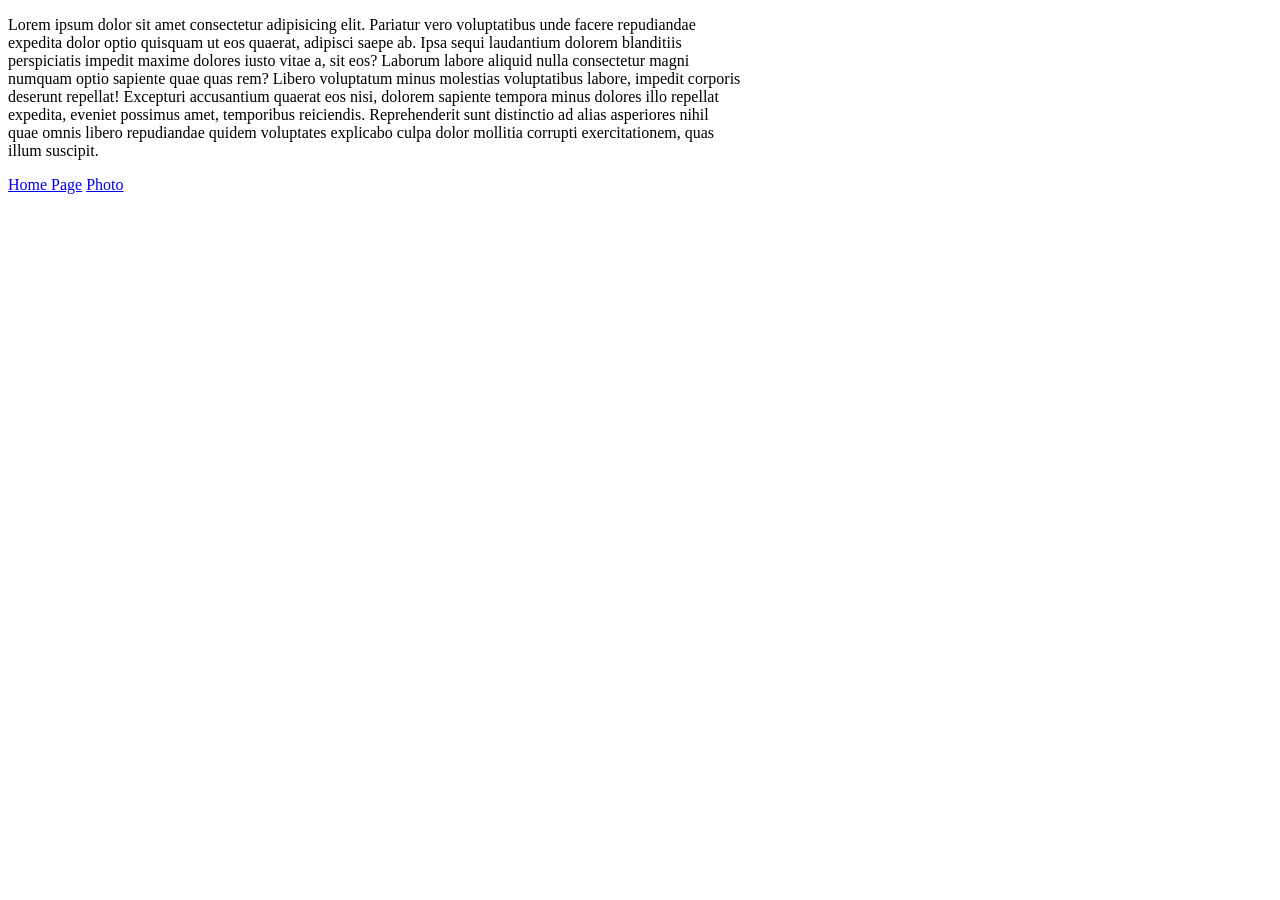
<file: HTML/about.html>
<!DOCTYPE html>
<html lang="en">
<head>
    <meta charset="UTF-8">
    <meta name="viewport" content="width=device-width, initial-scale=1.0">
    <title>About</title>
</head>
<body>
    <p>
        Lorem ipsum dolor sit amet consectetur adipisicing elit. Pariatur vero voluptatibus unde facere repudiandae 
        <br>
        expedita dolor optio quisquam ut eos quaerat, adipisci saepe ab. Ipsa sequi laudantium dolorem blanditiis 
        <br>
        perspiciatis impedit maxime dolores iusto vitae a, sit eos? Laborum labore aliquid nulla consectetur magni 
        <br>
        numquam optio sapiente quae quas rem? Libero voluptatum minus molestias voluptatibus labore, impedit corporis 
        <br>
        deserunt repellat! Excepturi accusantium quaerat eos nisi, dolorem sapiente tempora minus dolores illo repellat 
        <br>
        expedita, eveniet possimus amet, temporibus reiciendis. Reprehenderit sunt distinctio ad alias asperiores nihil 
        <br>
        quae omnis libero repudiandae quidem voluptates explicabo culpa dolor mollitia corrupti exercitationem, quas 
        <br>
        illum suscipit.
    </p>
    <a href="My first Web Page.html">Home Page</a>
    <a href="Images/image_1.jpg" download>Photo</a>
</body>
</html>
</file>
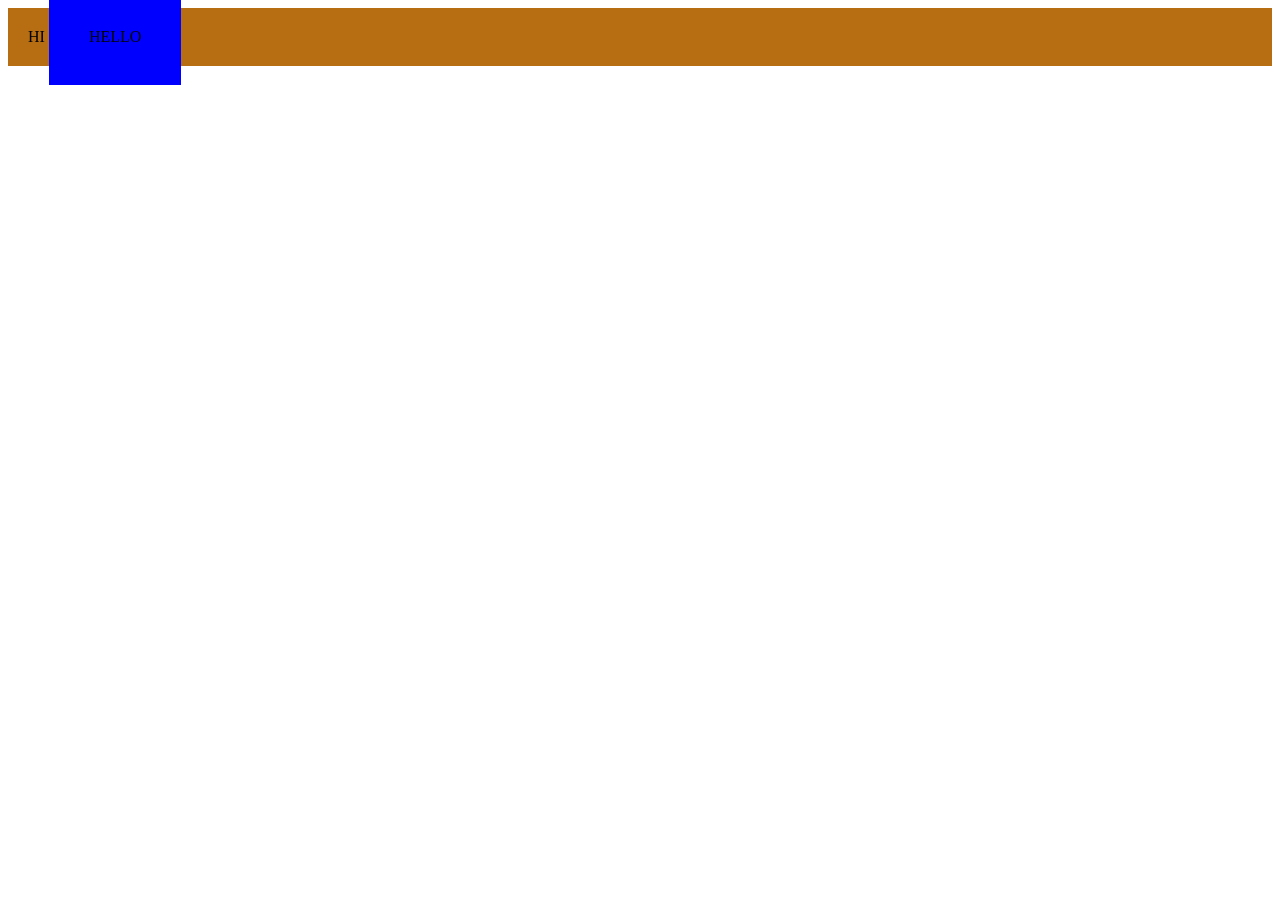
<file: HTML/containers.html>
<!DOCTYPE html>
<html lang="en">
<head>
    <meta charset="UTF-8">
    <meta name="viewport" content="width=device-width, initial-scale=1.0">
    <title>Containers</title>
    <style>
        .outer{
            background-color: rgb(183, 109, 18);
            padding: 20px;
        }
        .inner{
            background-color: blue;
            padding: 40px;
        }
    </style>
</head>
<body>
    <div class="outer">
        HI
        <span class="inner">HELLO</span>
    </div>
</body>
</html>
</file>
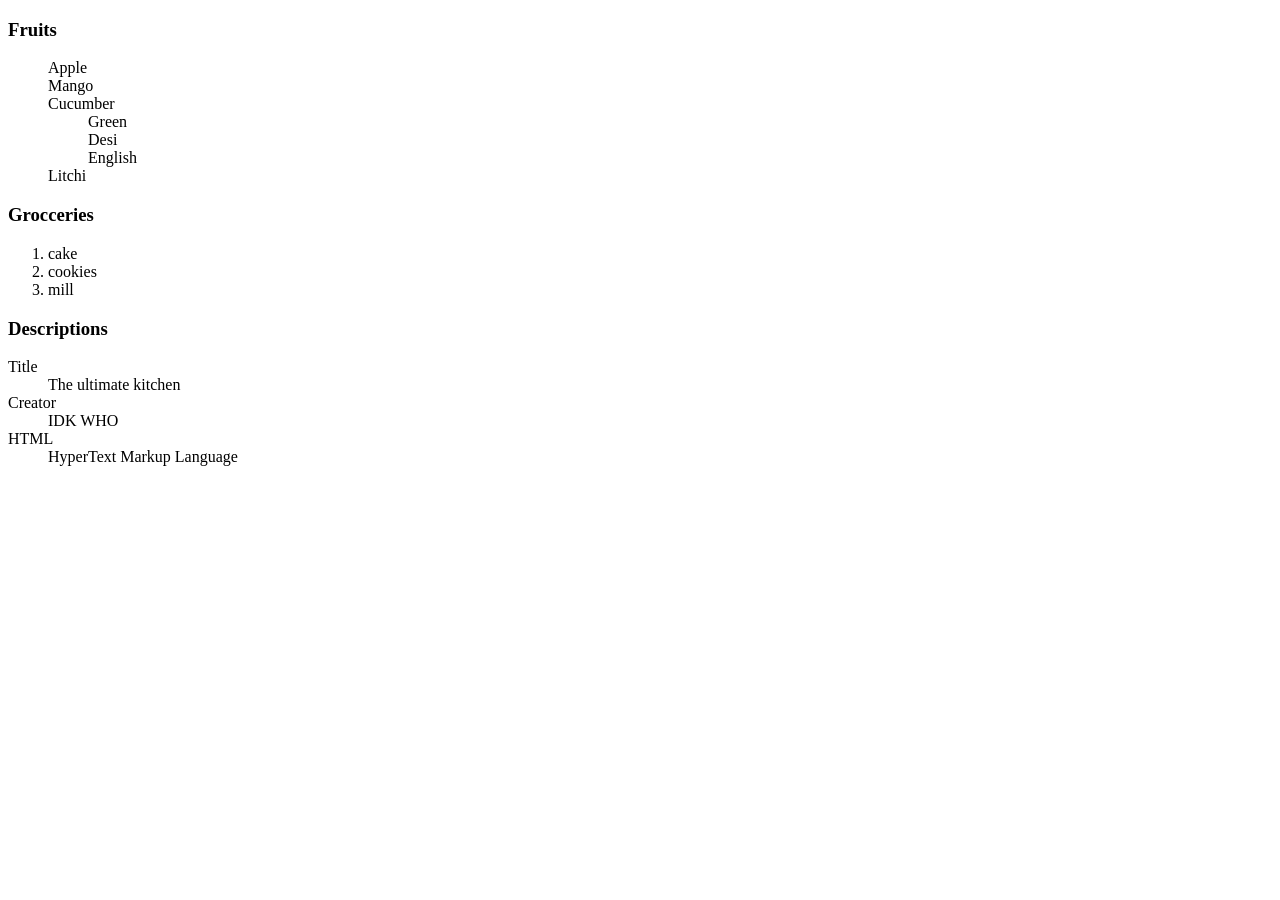
<file: HTML/Index(lists).html>
<!DOCTYPE html>
<html lang="en">
<head>
    <meta charset="UTF-8">
    <meta name="viewport" content="width=device-width, initial-scale=1.0">
    <title>Lists</title>
    <style>
        ul{
            list-style-type: none;
        }
    </style>
</head>
<body>
    <h3>Fruits</h3>
    <ul>
        <li>Apple</li>
        <li>Mango</li>
        <li>Cucumber
            <ul>
                <li>Green</li>
                <li>Desi</li>
                <li>English</li>
            </ul>
        </li>
        <li>Litchi</li>
    </ul>
    <h3>Grocceries</h3>
    <ol>
        <li>cake</li>
        <li>cookies</li>
        <li>mill</li>
    </ol>
    <h3>Descriptions</h3>
    <dl>
        <dt>Title</dt>
        <dd>The ultimate kitchen</dd>
        <dt>Creator</dt>
        <dd>IDK WHO</dd>
        <dt>HTML</dt>
        <dd>HyperText Markup Language</dd>
    </dl>

</body>
</html>
</file>
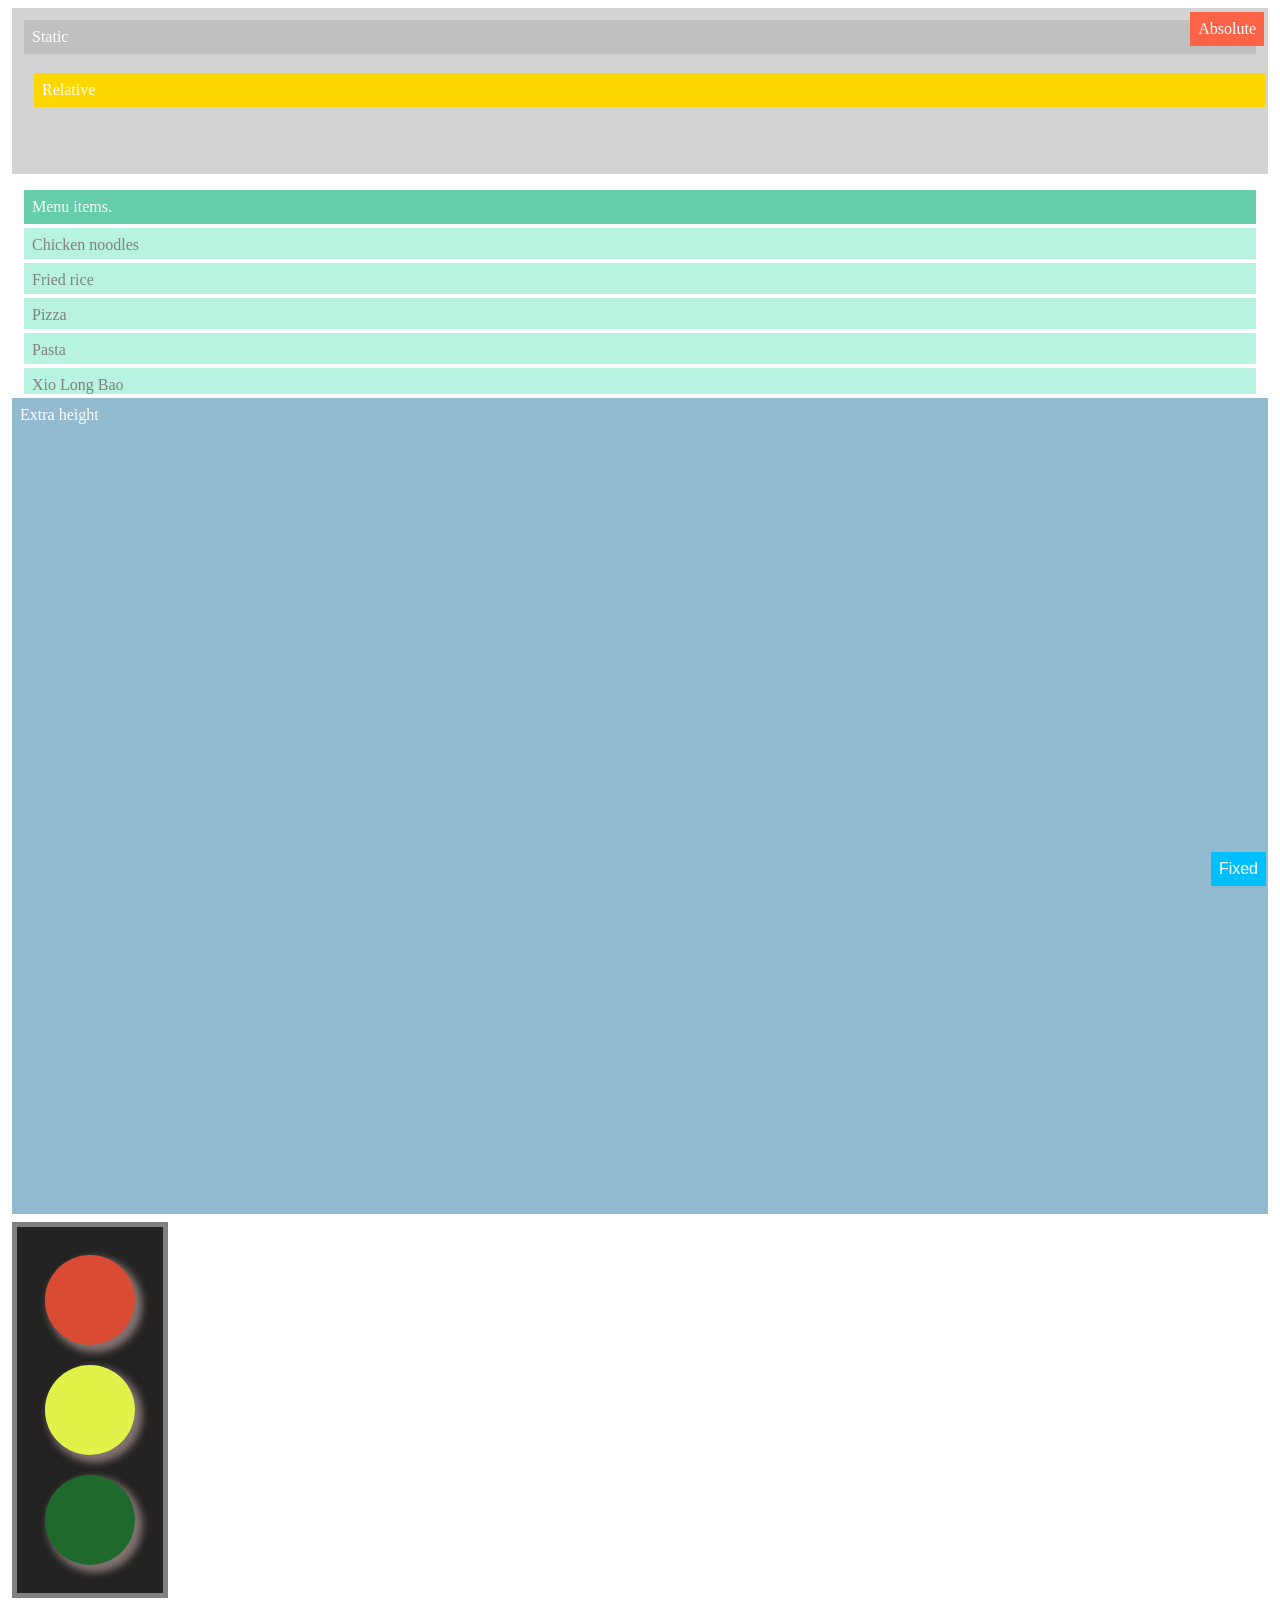
<file: HTML/index(position).html>
<!DOCTYPE html>
<html lang="en">
<head>
    <meta charset="UTF-8">
    <meta name="viewport" content="width=device-width, initial-scale=1.0">
    <title>Position</title>
    <link href="../CSS/style(position).css" rel="stylesheet">
</head>
<body>
    <div class="parent">
        <div class="box1">Static</div>
        <div class="box2">Relative</div>
        <div class="box3">Absolute</div>
    </div>
    <div class="scroll">
        <div class="box4">Menu items.</div>
        <div class="buffer">Chicken noodles</div>
        <div class="buffer">Fried rice</div>
        <div class="buffer">Pizza</div>
        <div class="buffer">Pasta</div>
        <div class="buffer">Xio Long Bao</div>
        <div class="buffer">Fried chicken</div>
        <div class="buffer">Momo</div>
        <div class="buffer">Thukpa</div>
        <div class="buffer">Chicken fried rice</div>
        <div class="buffer">Dan Dan noodles</div>
        <div class="buffer">Crispy noodles</div>
        <div class="buffer">Chicken soup</div>
    </div>
    <div class="extra-height">Extra height</div>
    <div class="box5">Fixed</div>
    <div class="boxes">
        <div class="box box-one"></div>
        <div class="box box-two"></div>
        <div class="box box-three"></div>
    </div>
</body>
</html>
</file>
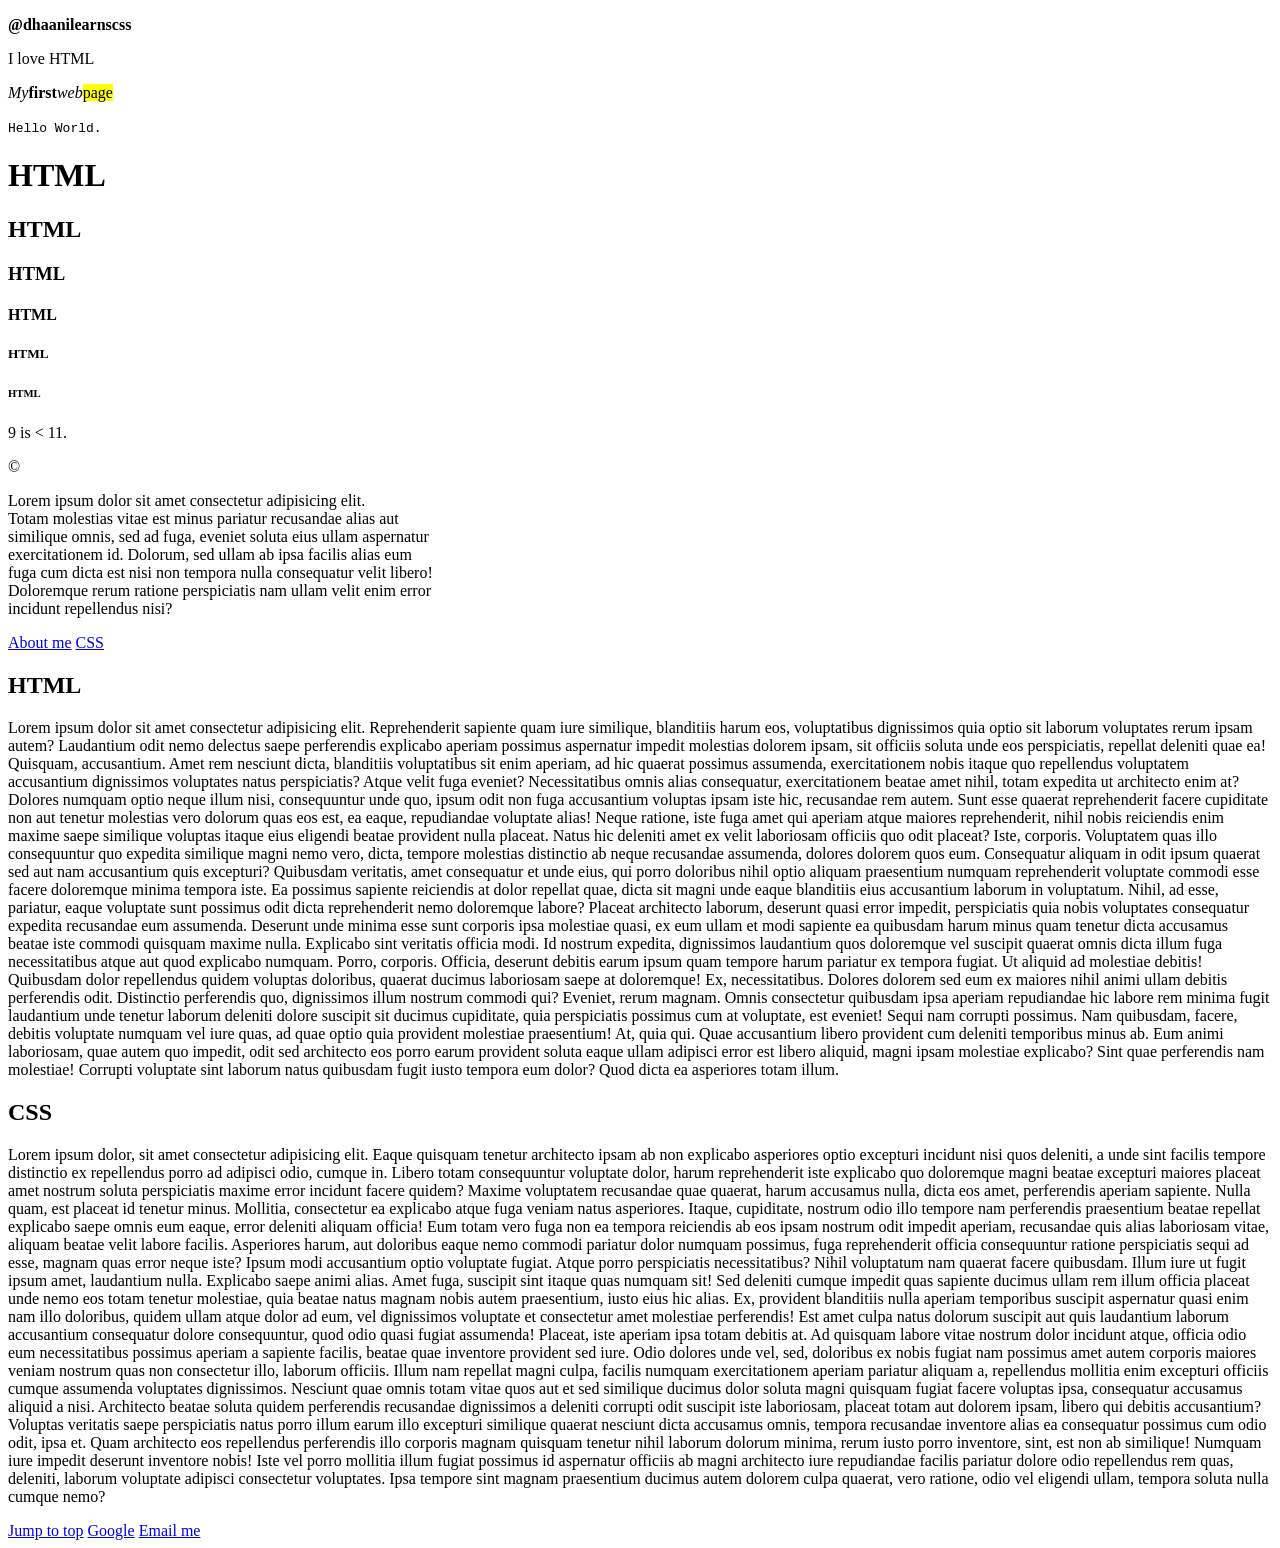
<file: HTML/My first Web Page.html>
<!doctype html>
<html lang="en">
  <head>
    <meta charset="UTF-8">
    <meta name="viewport" content="width=device-width, initial-scale=1.0">
    <meta name="keywords" content="HTML, CSS">
    <meta name="description" content="Hi this is my first web page.">
    <title>First Page</title>
    <style>
      img {
        height: 500px;
        border-radius: 200px;
        float: left;
        margin-right: 100px;
      }
      .underdogg {
        font-weight: bold;
      }
    </style>
  </head>
  <body>
    <p class="underdogg">@dhaanilearnscss</p>
    <p>I love HTML</p>
    <p><em>My</em><b>first</b><i>web</i><mark>page</mark></p>
    <p><code>Hello World.</code></p>
    <h1>HTML</h1>
    <h2>HTML</h2>
    <h3>HTML</h3>
    <h4>HTML</h4>
    <h5>HTML</h5>
    <h6>HTML</h6>
    <p>9 is &lt; 11.</p>
    <p>&copy;</p>
    <p>Lorem ipsum dolor sit amet&nbsp;consectetur adipisicing elit. 
        <br>
        Totam molestias vitae est minus pariatur recusandae alias aut 
        <br>
        similique omnis, sed ad fuga, eveniet soluta eius ullam aspernatur 
        <br>
        exercitationem id. Dolorum, sed ullam ab ipsa facilis alias eum 
        <br>
        fuga cum dicta est nisi non tempora nulla consequatur velit libero! 
        <br>
        Doloremque rerum ratione perspiciatis nam ullam velit enim error 
        <br>
        incidunt repellendus nisi?
    </p>
    <a href="about.html">About me</a>
    <a href="#section-CSS">CSS</a>
    <h2>HTML</h2>
    <p>
        Lorem ipsum dolor sit amet consectetur adipisicing elit. Reprehenderit sapiente quam iure similique, blanditiis harum eos, voluptatibus dignissimos quia optio sit laborum voluptates rerum ipsam autem? Laudantium odit nemo delectus saepe perferendis explicabo aperiam possimus aspernatur impedit molestias dolorem ipsam, sit officiis soluta unde eos perspiciatis, repellat deleniti quae ea! Quisquam, accusantium. Amet rem nesciunt dicta, blanditiis voluptatibus sit enim aperiam, ad hic quaerat possimus assumenda, exercitationem nobis itaque quo repellendus voluptatem accusantium dignissimos voluptates natus perspiciatis? Atque velit fuga eveniet? Necessitatibus omnis alias consequatur, exercitationem beatae amet nihil, totam expedita ut architecto enim at? Dolores numquam optio neque illum nisi, consequuntur unde quo, ipsum odit non fuga accusantium voluptas ipsam iste hic, recusandae rem autem. Sunt esse quaerat reprehenderit facere cupiditate non aut tenetur molestias vero dolorum quas eos est, ea eaque, repudiandae voluptate alias! Neque ratione, iste fuga amet qui aperiam atque maiores reprehenderit, nihil nobis reiciendis enim maxime saepe similique voluptas itaque eius eligendi beatae provident nulla placeat. Natus hic deleniti amet ex velit laboriosam officiis quo odit placeat? Iste, corporis. Voluptatem quas illo consequuntur quo expedita similique magni nemo vero, dicta, tempore molestias distinctio ab neque recusandae assumenda, dolores dolorem quos eum. Consequatur aliquam in odit ipsum quaerat sed aut nam accusantium quis excepturi? Quibusdam veritatis, amet consequatur et unde eius, qui porro doloribus nihil optio aliquam praesentium numquam reprehenderit voluptate commodi esse facere doloremque minima tempora iste. Ea possimus sapiente reiciendis at dolor repellat quae, dicta sit magni unde eaque blanditiis eius accusantium laborum in voluptatum. Nihil, ad esse, pariatur, eaque voluptate sunt possimus odit dicta reprehenderit nemo doloremque labore? Placeat architecto laborum, deserunt quasi error impedit, perspiciatis quia nobis voluptates consequatur expedita recusandae eum assumenda. Deserunt unde minima esse sunt corporis ipsa molestiae quasi, ex eum ullam et modi sapiente ea quibusdam harum minus quam tenetur dicta accusamus beatae iste commodi quisquam maxime nulla. Explicabo sint veritatis officia modi. Id nostrum expedita, dignissimos laudantium quos doloremque vel suscipit quaerat omnis dicta illum fuga necessitatibus atque aut quod explicabo numquam. Porro, corporis. Officia, deserunt debitis earum ipsum quam tempore harum pariatur ex tempora fugiat. Ut aliquid ad molestiae debitis! Quibusdam dolor repellendus quidem voluptas doloribus, quaerat ducimus laboriosam saepe at doloremque! Ex, necessitatibus. Dolores dolorem sed eum ex maiores nihil animi ullam debitis perferendis odit. Distinctio perferendis quo, dignissimos illum nostrum commodi qui? Eveniet, rerum magnam. Omnis consectetur quibusdam ipsa aperiam repudiandae hic labore rem minima fugit laudantium unde tenetur laborum deleniti dolore suscipit sit ducimus cupiditate, quia perspiciatis possimus cum at voluptate, est eveniet! Sequi nam corrupti possimus. Nam quibusdam, facere, debitis voluptate numquam vel iure quas, ad quae optio quia provident molestiae praesentium! At, quia qui. Quae accusantium libero provident cum deleniti temporibus minus ab. Eum animi laboriosam, quae autem quo impedit, odit sed architecto eos porro earum provident soluta eaque ullam adipisci error est libero aliquid, magni ipsam molestiae explicabo? Sint quae perferendis nam molestiae! Corrupti voluptate sint laborum natus quibusdam fugit iusto tempora eum dolor? Quod dicta ea asperiores totam illum.
    </p>
    <h2 id="section-CSS">CSS</h2>
    <p>
        Lorem ipsum dolor, sit amet consectetur adipisicing elit. Eaque quisquam tenetur architecto ipsam ab non explicabo asperiores optio excepturi incidunt nisi quos deleniti, a unde sint facilis tempore distinctio ex repellendus porro ad adipisci odio, cumque in. Libero totam consequuntur voluptate dolor, harum reprehenderit iste explicabo quo doloremque magni beatae excepturi maiores placeat amet nostrum soluta perspiciatis maxime error incidunt facere quidem? Maxime voluptatem recusandae quae quaerat, harum accusamus nulla, dicta eos amet, perferendis aperiam sapiente. Nulla quam, est placeat id tenetur minus. Mollitia, consectetur ea explicabo atque fuga veniam natus asperiores. Itaque, cupiditate, nostrum odio illo tempore nam perferendis praesentium beatae repellat explicabo saepe omnis eum eaque, error deleniti aliquam officia! Eum totam vero fuga non ea tempora reiciendis ab eos ipsam nostrum odit impedit aperiam, recusandae quis alias laboriosam vitae, aliquam beatae velit labore facilis. Asperiores harum, aut doloribus eaque nemo commodi pariatur dolor numquam possimus, fuga reprehenderit officia consequuntur ratione perspiciatis sequi ad esse, magnam quas error neque iste? Ipsum modi accusantium optio voluptate fugiat. Atque porro perspiciatis necessitatibus? Nihil voluptatum nam quaerat facere quibusdam. Illum iure ut fugit ipsum amet, laudantium nulla. Explicabo saepe animi alias. Amet fuga, suscipit sint itaque quas numquam sit! Sed deleniti cumque impedit quas sapiente ducimus ullam rem illum officia placeat unde nemo eos totam tenetur molestiae, quia beatae natus magnam nobis autem praesentium, iusto eius hic alias. Ex, provident blanditiis nulla aperiam temporibus suscipit aspernatur quasi enim nam illo doloribus, quidem ullam atque dolor ad eum, vel dignissimos voluptate et consectetur amet molestiae perferendis! Est amet culpa natus dolorum suscipit aut quis laudantium laborum accusantium consequatur dolore consequuntur, quod odio quasi fugiat assumenda! Placeat, iste aperiam ipsa totam debitis at. Ad quisquam labore vitae nostrum dolor incidunt atque, officia odio eum necessitatibus possimus aperiam a sapiente facilis, beatae quae inventore provident sed iure. Odio dolores unde vel, sed, doloribus ex nobis fugiat nam possimus amet autem corporis maiores veniam nostrum quas non consectetur illo, laborum officiis. Illum nam repellat magni culpa, facilis numquam exercitationem aperiam pariatur aliquam a, repellendus mollitia enim excepturi officiis cumque assumenda voluptates dignissimos. Nesciunt quae omnis totam vitae quos aut et sed similique ducimus dolor soluta magni quisquam fugiat facere voluptas ipsa, consequatur accusamus aliquid a nisi. Architecto beatae soluta quidem perferendis recusandae dignissimos a deleniti corrupti odit suscipit iste laboriosam, placeat totam aut dolorem ipsam, libero qui debitis accusantium? Voluptas veritatis saepe perspiciatis natus porro illum earum illo excepturi similique quaerat nesciunt dicta accusamus omnis, tempora recusandae inventore alias ea consequatur possimus cum odio odit, ipsa et. Quam architecto eos repellendus perferendis illo corporis magnam quisquam tenetur nihil laborum dolorum minima, rerum iusto porro inventore, sint, est non ab similique! Numquam iure impedit deserunt inventore nobis! Iste vel porro mollitia illum fugiat possimus id aspernatur officiis ab magni architecto iure repudiandae facilis pariatur dolore odio repellendus rem quas, deleniti, laborum voluptate adipisci consectetur voluptates. Ipsa tempore sint magnam praesentium ducimus autem dolorem culpa quaerat, vero ratione, odio vel eligendi ullam, tempora soluta nulla cumque nemo?
    </p>
    <a href="#">Jump to top</a>
    <a href="https://www.google.com">Google</a>
    <a href="mailto: dhaanibahl1@gmail.com">Email me</a>
  </body>
</html>
</file>
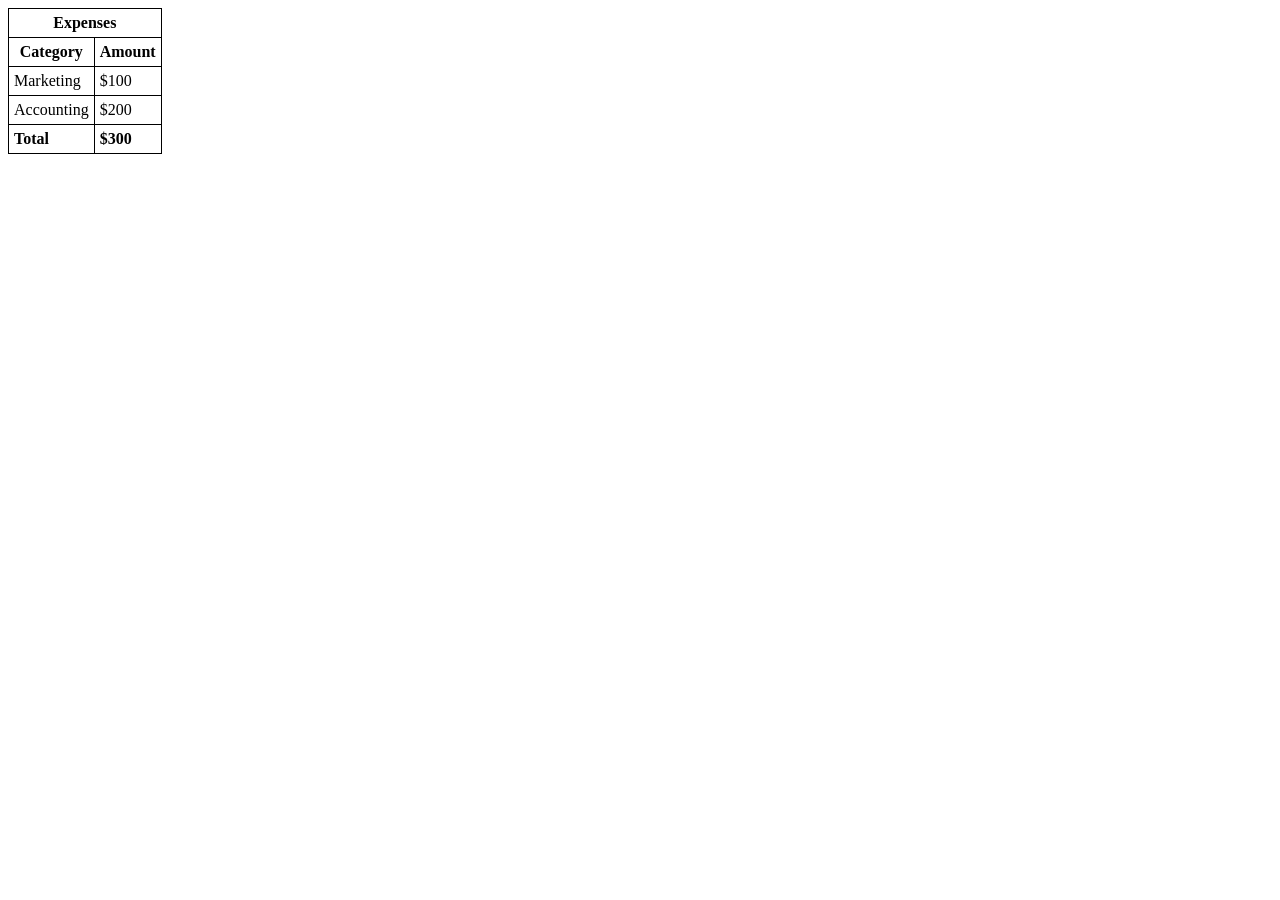
<file: HTML/Table.html>
<!DOCTYPE html>
<html lang="en">
<head>
    <meta charset="UTF-8">
    <meta name="viewport" content="width=device-width, initial-scale=1.0">
    <title>Tables</title>
    <style> 
        /* table{
            border: 1px solid black;
        }
        td{
            border: 1px solid black;        
        } */
         table, td, th{
            border: 1px solid black;
            border-collapse: collapse;
            padding: 5px;
         }
         tfoot{
            text-align: left;
         }
    </style>
</head>
<body>
    <table>
        <thead>
            <tr>
                <th colspan="2">Expenses</th>
            </tr>
            <tr>
                <th>Category</th>
                <th>Amount</th>
            </tr>
        </thead>
        <tbody>
             <tr>
                <td>Marketing</td>
                <td>$100</td>
            </tr>
            <tr>
                <td>Accounting</td>
                <td>$200</td>
            </tr>
        </tbody>
        <tfoot>
            <tr>
                <th>Total</th>
                <th>$300</th>
            </tr>
        </tfoot>
    </table>
</body>
</html>
</file>
<file: College Website/stylesheet.css>
:root {
  --ink: #162026;         /* deep slate — main text / headings */
  --paper: #EEF1EA;        /* sea-fog background, cool rather than cream */
  --paper-alt: #E1E7DD;    /* moss-tinted section background */
  --accent: #B5602E;       /* clay/rope accent - links, buttons */
  --accent-line: #7C8F7A;  /* muted sage, used for quiet structural lines */
  --rule: #CBD2C4;         /* hairline divider lines */
  --muted: #52605E;        /* secondary / softer text */

  --font-heading: "Source Serif 4", Georgia, serif;
  --font-body: "Inter", -apple-system, sans-serif;

  --container-width: 1080px;

  /* muted, coordinated placeholder tones for image slots not yet filled with real photos */
  --slide-1: #A9BFA0;
  --slide-2: #8FA7B3;
  --slide-3: #C98B5E;
  --slide-4: #D9C9A3;
  --slide-5: #74897B;
  --slide-6: #AFA3BE;
}


* {
  margin: 0;
  padding: 0;
  box-sizing: border-box; /* padding/border no longer add to an element's width */
}

body {
  font-family: var(--font-body);
  color: var(--ink);
  background-color: var(--paper);
  line-height: 1.6;
}

img {
  max-width: 100%;
  display: block;
}

a {
  color: inherit;
  text-decoration: none;
}

ul {
  list-style: none;
}

h1, h2, h3 {
  font-family: var(--font-heading);
  line-height: 1.2;
  font-weight: 600;
}

.container {
  width: 100%;
  max-width: var(--container-width);
  margin: 0 auto;
  padding: 0 24px;
}

/* ---------- accessibility: skip link ---------- */

.skip-link {
  position: absolute;
  top: -60px;
  left: 24px;
  z-index: 100;
  background-color: var(--ink);
  color: var(--paper);
  padding: 12px 20px;
  font-size: 0.9rem;
  border-radius: 2px;
  transition: top 0.2s ease;
}

.skip-link:focus {
  top: 16px;
}

/* ---------- header ---------- */

.site-header {
  border-bottom: 1px solid var(--rule);
  background-color: var(--paper);
  position: sticky;
  top: 0;
  z-index: 10;
}

.header-inner {
  display: flex;
  align-items: center;
  justify-content: space-between;
  padding-top: 20px;
  padding-bottom: 20px;
}

.logo {
  font-family: var(--font-heading);
  font-size: 1.25rem;
  font-weight: 700;
}

.main-nav ul {
  display: flex;
  gap: 32px;
}

.main-nav a {
  font-size: 0.95rem;
  color: var(--muted);
  padding-bottom: 4px;
  border-bottom: 2px solid transparent; /* reserve space so hover doesn't shift layout */
  transition: border-color 0.2s ease, color 0.2s ease;
}

.main-nav a:hover,
.main-nav a.active {
  color: var(--ink);
  border-bottom-color: var(--accent);
}

.nav-toggle {
  display: none;
  flex-direction: column;
  justify-content: center;
  gap: 5px;
  width: 32px;
  height: 32px;
  background: none;
  border: none;
  padding: 0;
}

.nav-toggle span {
  display: block;
  height: 2px;
  width: 100%;
  background-color: var(--ink);
}

/* ---------- intro ---------- */

.intro {
  padding: 80px 0 0;
  overflow: hidden;
}

.intro-grid {
  display: grid;
  grid-template-columns: 1.1fr 0.9fr;
  gap: 40px;
  align-items: center;
}

.intro-text {
  padding-bottom: 72px;
}

.eyebrow {
  font-size: 0.85rem;
  color: var(--accent);
  letter-spacing: 0.02em;
  margin-bottom: 16px;
}

.intro h1 {
  font-size: 3.25rem;
  max-width: 13ch; /* "ch" = width of the "0" character, keeps headline from stretching too wide */
  margin-bottom: 20px;
  opacity: 0;
  transform: translateY(14px);
  animation: rise 0.7s ease-out 0.05s forwards;
}

.intro-sub {
  font-size: 1.15rem;
  color: var(--muted);
  max-width: 44ch;
  margin-bottom: 32px;
  opacity: 0;
  transform: translateY(14px);
  animation: rise 0.7s ease-out 0.18s forwards;
}

.intro-actions {
  display: flex;
  gap: 16px;
  opacity: 0;
  transform: translateY(14px);
  animation: rise 0.7s ease-out 0.3s forwards;
}

@keyframes rise {
  to {
    opacity: 1;
    transform: translateY(0);
  }
}

@media (prefers-reduced-motion: reduce) {
  .intro h1,
  .intro-sub,
  .intro-actions {
    animation: none;
    opacity: 1;
    transform: none;
  }
}

.intro-visual {
  align-self: stretch;
  display: flex;
  align-items: flex-end;
}

.intro-visual svg {
  width: 100%;
  height: auto;
}

.btn {
  display: inline-block;
  padding: 12px 24px;
  font-size: 0.95rem;
  font-weight: 500;
  border: 1px solid var(--ink);
  border-radius: 2px;
  transition: background-color 0.2s ease, color 0.2s ease, border-color 0.2s ease;
  cursor: pointer;
}

.btn-primary {
  background-color: var(--ink);
  color: var(--paper);
}

.btn-primary:hover {
  background-color: var(--accent);
  border-color: var(--accent);
}

.btn-secondary {
  background-color: transparent;
  color: var(--ink);
}

.btn-secondary:hover {
  background-color: var(--paper-alt);
}

/* ---------- stats ---------- */

.stats {
  border-top: 1px solid var(--rule);
  border-bottom: 1px solid var(--rule);
  background-color: var(--paper-alt);
  padding: 40px 0;
}

.stats-row {
  display: flex;
  gap: 64px;
}

.stat {
  display: flex;
  flex-direction: column;
  gap: 4px;
}

.stat-number {
  font-family: var(--font-heading);
  font-size: 2.25rem;
  font-weight: 700;
  color: var(--ink);
}

.stat-label {
  font-size: 0.9rem;
  color: var(--muted);
}

/* ---------- highlights ---------- */

.highlights {
  padding: 88px 0;
}

.highlights h2 {
  font-size: 2rem;
  margin-bottom: 48px;
  max-width: 20ch;
}

.highlights-columns {
  display: grid;
  grid-template-columns: repeat(3, 1fr);
  gap: 48px;
}

.highlights-item h3 {
  font-size: 1.15rem;
  margin-bottom: 12px;
  padding-top: 20px;
  border-top: 2px solid var(--accent);
}

.highlights-item p {
  color: var(--muted);
  max-width: 34ch;
}

/* ---------- programs preview ---------- */

.programs-preview {
  padding: 0 0 96px;
}

.programs-preview h2 {
  font-size: 2rem;
  margin-bottom: 32px;
}

.program-list {
  border-top: 1px solid var(--rule);
}

.program-row {
  display: flex;
  align-items: baseline;
  gap: 24px;
  padding: 20px 0;
  border-bottom: 1px solid var(--rule);
}

.program-name {
  font-family: var(--font-heading);
  font-size: 1.15rem;
  flex: 1;
}

.program-degree {
  color: var(--muted);
  font-size: 0.9rem;
}

.program-link {
  color: var(--accent);
  font-size: 0.9rem;
  font-weight: 500;
  border-bottom: 1px solid transparent;
  transition: border-color 0.2s ease;
}

.program-link:hover {
  border-color: var(--accent);
}

/* ---------- page header (about / courses / contact) ---------- */

.page-header {
  padding: 72px 0 56px;
  border-bottom: 1px solid var(--rule);
}

.page-header h1 {
  font-size: 2.75rem;
  max-width: 18ch;
  margin-bottom: 16px;
}

.page-header p {
  color: var(--muted);
  font-size: 1.1rem;
  max-width: 50ch;
}

/* ---------- about page ---------- */

.mission {
  padding: 80px 0;
  border-bottom: 1px solid var(--rule);
}

.mission-grid {
  display: grid;
  grid-template-columns: 1fr 1.4fr;
  gap: 64px;
  align-items: start;
}

.mission-grid h2 {
  font-size: 1.75rem;
  position: sticky;
  top: 100px;
}

.mission-copy p {
  color: var(--muted);
  max-width: 60ch;
  margin-bottom: 20px;
}

.mission-copy p:last-child {
  margin-bottom: 0;
}

.timeline {
  padding: 80px 0;
  border-bottom: 1px solid var(--rule);
}

.timeline h2 {
  font-size: 1.75rem;
  margin-bottom: 48px;
}

.timeline-list {
  border-top: 1px solid var(--rule);
}

.timeline-row {
  display: grid;
  grid-template-columns: 120px 1fr;
  gap: 32px;
  padding: 24px 0;
  border-bottom: 1px solid var(--rule);
}

.timeline-year {
  font-family: var(--font-heading);
  font-size: 1.15rem;
  color: var(--accent);
}

.timeline-row p {
  color: var(--muted);
}

.leadership {
  padding: 80px 0;
}

.leadership h2 {
  font-size: 1.75rem;
  margin-bottom: 48px;
}

.leader-grid {
  display: grid;
  grid-template-columns: repeat(3, 1fr);
  gap: 40px;
}

.leader-card h3 {
  font-size: 1.1rem;
  margin-bottom: 4px;
}

.leader-title {
  color: var(--accent);
  font-size: 0.9rem;
  margin-bottom: 12px;
}

.leader-card p:last-child {
  color: var(--muted);
  font-size: 0.95rem;
}

/* ---------- quick nav (courses page) ---------- */

.quick-nav {
  position: sticky;
  top: 65px;
  z-index: 9;
  background-color: var(--paper);
  border-bottom: 1px solid var(--rule);
}

.quick-nav ul {
  display: flex;
  gap: 28px;
  padding: 14px 0;
}

.quick-nav a {
  font-size: 0.9rem;
  color: var(--muted);
  transition: color 0.2s ease;
}

.quick-nav a:hover {
  color: var(--accent);
}

/* ---------- courses page ---------- */

.course-department {
  padding: 56px 0;
  border-bottom: 1px solid var(--rule);
  scroll-margin-top: 120px;
}

.course-department:first-of-type {
  padding-top: 72px;
}

.department-heading {
  display: flex;
  align-items: baseline;
  justify-content: space-between;
  margin-bottom: 32px;
  gap: 24px;
}

.department-heading h2 {
  font-size: 1.6rem;
}

.department-heading p {
  color: var(--muted);
  font-size: 0.95rem;
  max-width: 36ch;
  text-align: right;
}

.course-table {
  width: 100%;
  border-collapse: collapse;
  border-top: 1px solid var(--rule);
}

.course-table tr {
  border-bottom: 1px solid var(--rule);
}

.course-table td {
  padding: 18px 0;
  vertical-align: top;
}

.course-code {
  font-family: var(--font-heading);
  color: var(--accent);
  width: 90px;
  white-space: nowrap;
}

.course-name {
  font-weight: 500;
  width: 34%;
}

.course-desc {
  color: var(--muted);
  font-size: 0.95rem;
}

.course-degree {
  color: var(--muted);
  font-size: 0.9rem;
  text-align: right;
  white-space: nowrap;
  padding-left: 16px;
}

/* ---------- contact page ---------- */

.contact-section {
  padding: 72px 0 96px;
}

.contact-grid {
  display: grid;
  grid-template-columns: 1fr 1fr;
  gap: 72px;
}

.contact-form label {
  display: block;
  font-size: 0.9rem;
  color: var(--muted);
  margin-bottom: 6px;
}

.form-field {
  margin-bottom: 24px;
}

.form-field input,
.form-field select,
.form-field textarea {
  width: 100%;
  font-family: var(--font-body);
  font-size: 1rem;
  color: var(--ink);
  background-color: var(--paper);
  border: 1px solid var(--rule);
  border-radius: 2px;
  padding: 12px 14px;
  transition: border-color 0.2s ease;
}

.form-field input:focus,
.form-field select:focus,
.form-field textarea:focus {
  outline: none;
  border-color: var(--accent);
}

.form-field input.has-error,
.form-field textarea.has-error {
  border-color: #B4432E;
}

.form-field input.has-error:focus,
.form-field textarea.has-error:focus {
  outline: 2px solid #B4432E;
  outline-offset: 2px;
}

.field-error {
  display: block;
  min-height: 1.1em;
  margin-top: 6px;
  font-size: 0.85rem;
  color: #B4432E;
}

/* ---------- toast ---------- */

.toast {
  position: fixed;
  top: 20px;
  right: 20px;
  z-index: 50;
  display: flex;
  align-items: flex-start;
  gap: 12px;
  max-width: 340px;
  padding: 16px 18px;
  background-color: var(--paper);
  border: 1px solid var(--rule);
  border-left: 4px solid var(--accent-line);
  border-radius: 2px;
  box-shadow: 0 10px 30px rgba(22, 32, 38, 0.14);
  transform: translateX(140%);
  opacity: 0;
  transition: transform 0.35s ease, opacity 0.35s ease;
  pointer-events: none;
}

.toast.show {
  transform: translateX(0);
  opacity: 1;
  pointer-events: auto;
}

.toast-success {
  border-left-color: #3F6B4A;
}

.toast-error {
  border-left-color: #B4432E;
}

.toast-message {
  flex: 1;
  font-size: 0.92rem;
  color: var(--ink);
}

.toast-success .toast-message {
  color: #3F6B4A;
}

.toast-error .toast-message {
  color: #B4432E;
}

.toast-close {
  flex-shrink: 0;
  background: none;
  border: none;
  font-size: 1.3rem;
  line-height: 1;
  color: var(--muted);
  cursor: pointer;
  padding: 0;
}

.toast-close:hover {
  color: var(--ink);
}

@media (max-width: 640px) {
  .toast {
    top: auto;
    bottom: 16px;
    left: 16px;
    right: 16px;
    max-width: none;
    transform: translateY(140%);
  }

  .toast.show {
    transform: translateY(0);
  }
}

.form-field textarea {
  resize: vertical;
  min-height: 120px;
}

.contact-info h2 {
  font-size: 1.5rem;
  margin-bottom: 24px;
}

.info-block {
  padding: 20px 0;
  border-top: 1px solid var(--rule);
}

.info-block:last-child {
  border-bottom: 1px solid var(--rule);
}

.info-block h3 {
  font-size: 1rem;
  margin-bottom: 6px;
}

.info-block p,
.info-block a {
  color: var(--muted);
  font-size: 0.95rem;
}

.info-block a:hover {
  color: var(--accent);
}

/* ---------- key dates ---------- */

.key-dates {
  padding: 72px 0;
  background-color: var(--paper-alt);
  border-top: 1px solid var(--rule);
  border-bottom: 1px solid var(--rule);
}

.key-dates-header {
  display: flex;
  align-items: baseline;
  justify-content: space-between;
  gap: 24px;
  margin-bottom: 32px;
  flex-wrap: wrap;
}

.key-dates-header h2 {
  font-size: 2rem;
}

.key-dates-header p {
  color: var(--muted);
  max-width: 36ch;
}

.date-list {
  border-top: 1px solid var(--rule);
}

.date-row {
  display: grid;
  grid-template-columns: 160px 1fr auto;
  align-items: baseline;
  gap: 24px;
  padding: 20px 0;
  border-bottom: 1px solid var(--rule);
}

.date-value {
  font-family: var(--font-heading);
  color: var(--accent);
  font-size: 1.05rem;
}

.date-name {
  color: var(--ink);
}

.date-note {
  color: var(--muted);
  font-size: 0.9rem;
  text-align: right;
}

/* ---------- testimonials ---------- */

.testimonials {
  padding: 88px 0;
}

.testimonials h2 {
  font-size: 2rem;
  margin-bottom: 48px;
}

.testimonial-grid {
  display: grid;
  grid-template-columns: repeat(3, 1fr);
  gap: 40px;
}

.testimonial-card {
  padding-top: 20px;
  border-top: 2px solid var(--accent);
}

.testimonial-quote {
  font-family: var(--font-heading);
  font-size: 1.1rem;
  line-height: 1.5;
  margin-bottom: 20px;
}

.testimonial-name {
  font-size: 0.9rem;
  font-weight: 500;
}

.testimonial-role {
  font-size: 0.85rem;
  color: var(--muted);
}

/* ---------- campus life ---------- */

.campus-life {
  padding: 0 0 96px;
}

.campus-life h2 {
  font-size: 2rem;
  margin-bottom: 8px;
}

.campus-life-sub {
  color: var(--muted);
  max-width: 52ch;
  margin-bottom: 32px;
}

/* ---------- carousel ---------- */

.carousel {
  position: relative;
  border: 1px solid var(--rule);
  border-radius: 2px;
  overflow: hidden;
}

.carousel-track {
  display: flex;
  transition: transform 0.5s ease;
}

.carousel-slide {
  flex: 0 0 100%;
  width: 100%;
  display: flex;
  align-items: center;
  justify-content: center;
  color: rgba(22, 32, 38, 0.6);
}

.carousel-img {
  width: 100%;
  height: 100%;
  object-fit: cover;
  object-position: center;
  display: block;
}

.carousel--compact .carousel-slide {
  aspect-ratio: 4 / 3;
  max-height: 420px;
}

.carousel--wide .carousel-slide {
  aspect-ratio: 16 / 7;
  max-height: 460px;
}

.carousel-slide-content {
  display: flex;
  flex-direction: column;
  align-items: center;
  text-align: center;
  gap: 8px;
  padding: 24px;
}

.placeholder-icon {
  width: 32px;
  height: 32px;
  margin-bottom: 4px;
}

.carousel-slide-label {
  font-family: var(--font-heading);
  font-size: 1.15rem;
  color: rgba(22, 32, 38, 0.85);
}

.carousel-slide-sublabel {
  font-size: 0.8rem;
  letter-spacing: 0.01em;
}

.carousel-prev,
.carousel-next {
  position: absolute;
  top: 50%;
  transform: translateY(-50%);
  width: 40px;
  height: 40px;
  display: flex;
  align-items: center;
  justify-content: center;
  background-color: var(--paper);
  border: 1px solid var(--rule);
  border-radius: 50%;
  color: var(--ink);
  cursor: pointer;
  transition: background-color 0.2s ease, border-color 0.2s ease;
}

.carousel-prev svg,
.carousel-next svg {
  width: 18px;
  height: 18px;
}

.carousel-prev:hover,
.carousel-next:hover {
  background-color: var(--paper-alt);
  border-color: var(--accent);
}

.carousel-prev {
  left: 16px;
}

.carousel-next {
  right: 16px;
}

.carousel-dots {
  position: absolute;
  bottom: 16px;
  left: 0;
  right: 0;
  display: flex;
  justify-content: center;
  gap: 8px;
}

.carousel-dot {
  width: 8px;
  height: 8px;
  border-radius: 50%;
  border: none;
  background-color: rgba(255, 255, 255, 0.55);
  cursor: pointer;
  padding: 0;
}

.carousel-dot[aria-current="true"] {
  background-color: var(--paper);
}

.carousel:focus-within .carousel-prev,
.carousel:focus-within .carousel-next {
  outline: none;
}

/* ---------- footer ---------- */

.site-footer {
  border-top: 1px solid var(--rule);
  background-color: var(--paper-alt);
  padding: 40px 0;
}

.footer-inner {
  display: flex;
  align-items: center;
  justify-content: space-between;
  flex-wrap: wrap;
  gap: 20px;
}

.footer-address {
  color: var(--muted);
  font-size: 0.9rem;
  margin-top: 4px;
}

.footer-nav {
  display: flex;
  gap: 24px;
}

.footer-nav a {
  color: var(--muted);
  font-size: 0.9rem;
  transition: color 0.2s ease;
}

.footer-nav a:hover {
  color: var(--ink);
}

.footer-copy {
  color: var(--muted);
  font-size: 0.85rem;
  width: 100%;
  order: 3;
  padding-top: 20px;
  border-top: 1px solid var(--rule);
}

.footer-meta {
  display: flex;
  align-items: center;
  justify-content: space-between;
  flex-wrap: wrap;
  gap: 12px;
}

.footer-accreditation {
  color: var(--muted);
  font-size: 0.85rem;
}

.footer-social {
  display: flex;
  gap: 16px;
}

.footer-social a {
  display: flex;
  align-items: center;
  justify-content: center;
  width: 32px;
  height: 32px;
  color: var(--muted);
  border: 1px solid var(--rule);
  border-radius: 2px;
  transition: color 0.2s ease, border-color 0.2s ease;
}

.footer-social a:hover {
  color: var(--accent);
  border-color: var(--accent);
}

.footer-social svg {
  width: 16px;
  height: 16px;
}

/* ---------- keyboard focus ---------- */

a:focus-visible,
button:focus-visible,
input:focus-visible,
textarea:focus-visible,
select:focus-visible {
  outline: 2px solid var(--accent);
  outline-offset: 2px;
}

/* ---------- reduced motion ---------- */

@media (prefers-reduced-motion: reduce) {
  * {
    transition: none !important;
  }
}

/* ---------- responsive ---------- */

@media (max-width: 860px) {
  .highlights-columns,
  .leader-grid {
    grid-template-columns: 1fr;
    gap: 40px;
  }

  .mission-grid,
  .contact-grid {
    grid-template-columns: 1fr;
    gap: 40px;
  }

  .mission-grid h2 {
    position: static;
  }

  .department-heading {
    flex-direction: column;
    gap: 8px;
  }

  .department-heading p {
    text-align: left;
  }

  .intro-grid {
    grid-template-columns: 1fr;
  }

  .intro-visual {
    order: -1;
    max-width: 340px;
    margin: 0 auto;
  }

  .testimonial-grid {
    grid-template-columns: 1fr;
    gap: 40px;
  }

  .date-row {
    grid-template-columns: 100px 1fr;
  }

  .date-note {
    grid-column: 2;
    text-align: left;
  }
}

@media (max-width: 640px) {
  .nav-toggle {
    display: flex;
  }

  .main-nav {
    position: absolute;
    top: 100%;
    left: 0;
    right: 0;
    background-color: var(--paper);
    border-bottom: 1px solid var(--rule);
    max-height: 0;
    overflow: hidden;
    transition: max-height 0.25s ease;
  }

  .main-nav.open {
    max-height: 260px;
  }

  .main-nav ul {
    flex-direction: column;
    gap: 0;
    padding: 8px 24px 20px;
  }

  .main-nav li {
    border-bottom: 1px solid var(--rule);
  }

  .main-nav li:last-child {
    border-bottom: none;
  }

  .main-nav a {
    display: block;
    padding: 14px 0;
    border-bottom: none;
  }

  .main-nav a.active {
    color: var(--accent);
  }

  .intro {
    padding: 48px 0 0;
  }

  .intro-text {
    padding-bottom: 40px;
  }

  .intro h1 {
    font-size: 2.25rem;
    max-width: none;
  }

  .intro-actions {
    flex-direction: column;
  }

  .stats-row {
    gap: 32px;
    flex-wrap: wrap;
  }

  .program-row {
    flex-wrap: wrap;
  }

  .program-degree {
    order: 3;
    width: 100%;
  }

  .course-table,
  .course-table tbody,
  .course-table tr,
  .course-table td {
    display: block;
    width: 100%;
  }

  .course-table tr {
    padding: 18px 0;
  }

  .course-table td {
    padding: 4px 0;
    text-align: left !important;
  }

  .course-code {
    color: var(--accent);
    font-weight: 600;
  }

  .quick-nav ul {
    gap: 18px;
    overflow-x: auto;
    -webkit-overflow-scrolling: touch;
  }

  .quick-nav a {
    white-space: nowrap;
  }

  .carousel--wide .carousel-slide {
    aspect-ratio: 4 / 3;
    max-height: 300px;
  }

  .carousel--compact .carousel-slide {
    max-height: 300px;
  }

  .carousel-prev,
  .carousel-next {
    width: 32px;
    height: 32px;
  }

  .carousel-prev {
    left: 8px;
  }

  .carousel-next {
    right: 8px;
  }

  .footer-inner {
    flex-direction: column;
    align-items: flex-start;
  }

  .footer-meta {
    flex-direction: column;
    align-items: flex-start;
    gap: 16px;
  }
}
</file>
<file: CSS/style.css>
h1{
    color: white;
    text-shadow: 0 0 10px #6f34cc, 0 0 20px #4f2af5;
}
    
body{
    /* direction gradient */
    /* background: linear-gradient(to bottom right, rgb(199, 110, 43),rgb(56, 56, 241)); */
    /* radial circle gradient */
    /* background: radial-gradient(circle, yellow, white); */
    /* radial ellipse (default) gradient */
    /* background: radial-gradient(yellow, white); */
    /* conic gradient */
    /* background: conic-gradient(green, yellow, red, blue);   
    background-repeat: no-repeat; */
    /* background-size: cover;
    min-height: 100vh;         */
    margin: 0
}

.card{
    width: 200px;
    height: 200px;
    margin: 10px;
    /* background: #00000063; */
    box-shadow: inset 0 1px 2px rgba(3, 3, 255, 0.9),
                0 2px 4px rgba(183, 25, 25, 0.15);

}
/* 
#products{
    color: rgb(130, 203, 85);
} */
</file>
<file: CSS/style(position).css>
.buffer{
    height: 15px;
    color: grey;
    background-color: rgb(183, 243, 224);
}
 
div{
    padding: 8px;
    margin: 4px;
    color: white;
}

.parent{
    position: relative;
    background: lightgray;
    height: 150px;
}

.box1{
    position: static;
    background: silver;
}

.box2{
    position: relative;
    top: 15px;
    left: 10px;
    background: gold;
}

.box3{
    position: absolute;
    top: 0;
    right: 0;
    background: tomato;
}

.scroll{
    height: 200px;
    overflow-y: auto;
}

.box4{
    position: sticky;
    top: 0;
    background: mediumaquamarine;
}

.extra-height{
    height: 800px;
    background-color: rgb(146, 187, 209);
}

.box5{
    position: fixed;
    bottom: 10px;
    right: 10px;
    font-family: 'Franklin Gothic Medium', 'Arial Narrow', Arial, sans-serif;
    background: deepskyblue;
}

.boxes{
    border: 5px solid gray;
    display: inline-block;
    background: rgb(36, 35, 35);
}

.box{
    width: 5rem;
    height: 5rem;
    box-shadow: 5px 5px 10px rgb(130, 114, 114),
                5px 5px 10px rgb(130, 114, 114);
    border-radius: 50%;
    padding: 5px;
    margin: 20px;
}

.box-one{
    background: rgb(217, 76, 51);
}

.box-two{
    background: rgb(223, 243, 72);
}

.box-three{
    background: rgb(32, 105, 44);
}
</file>
